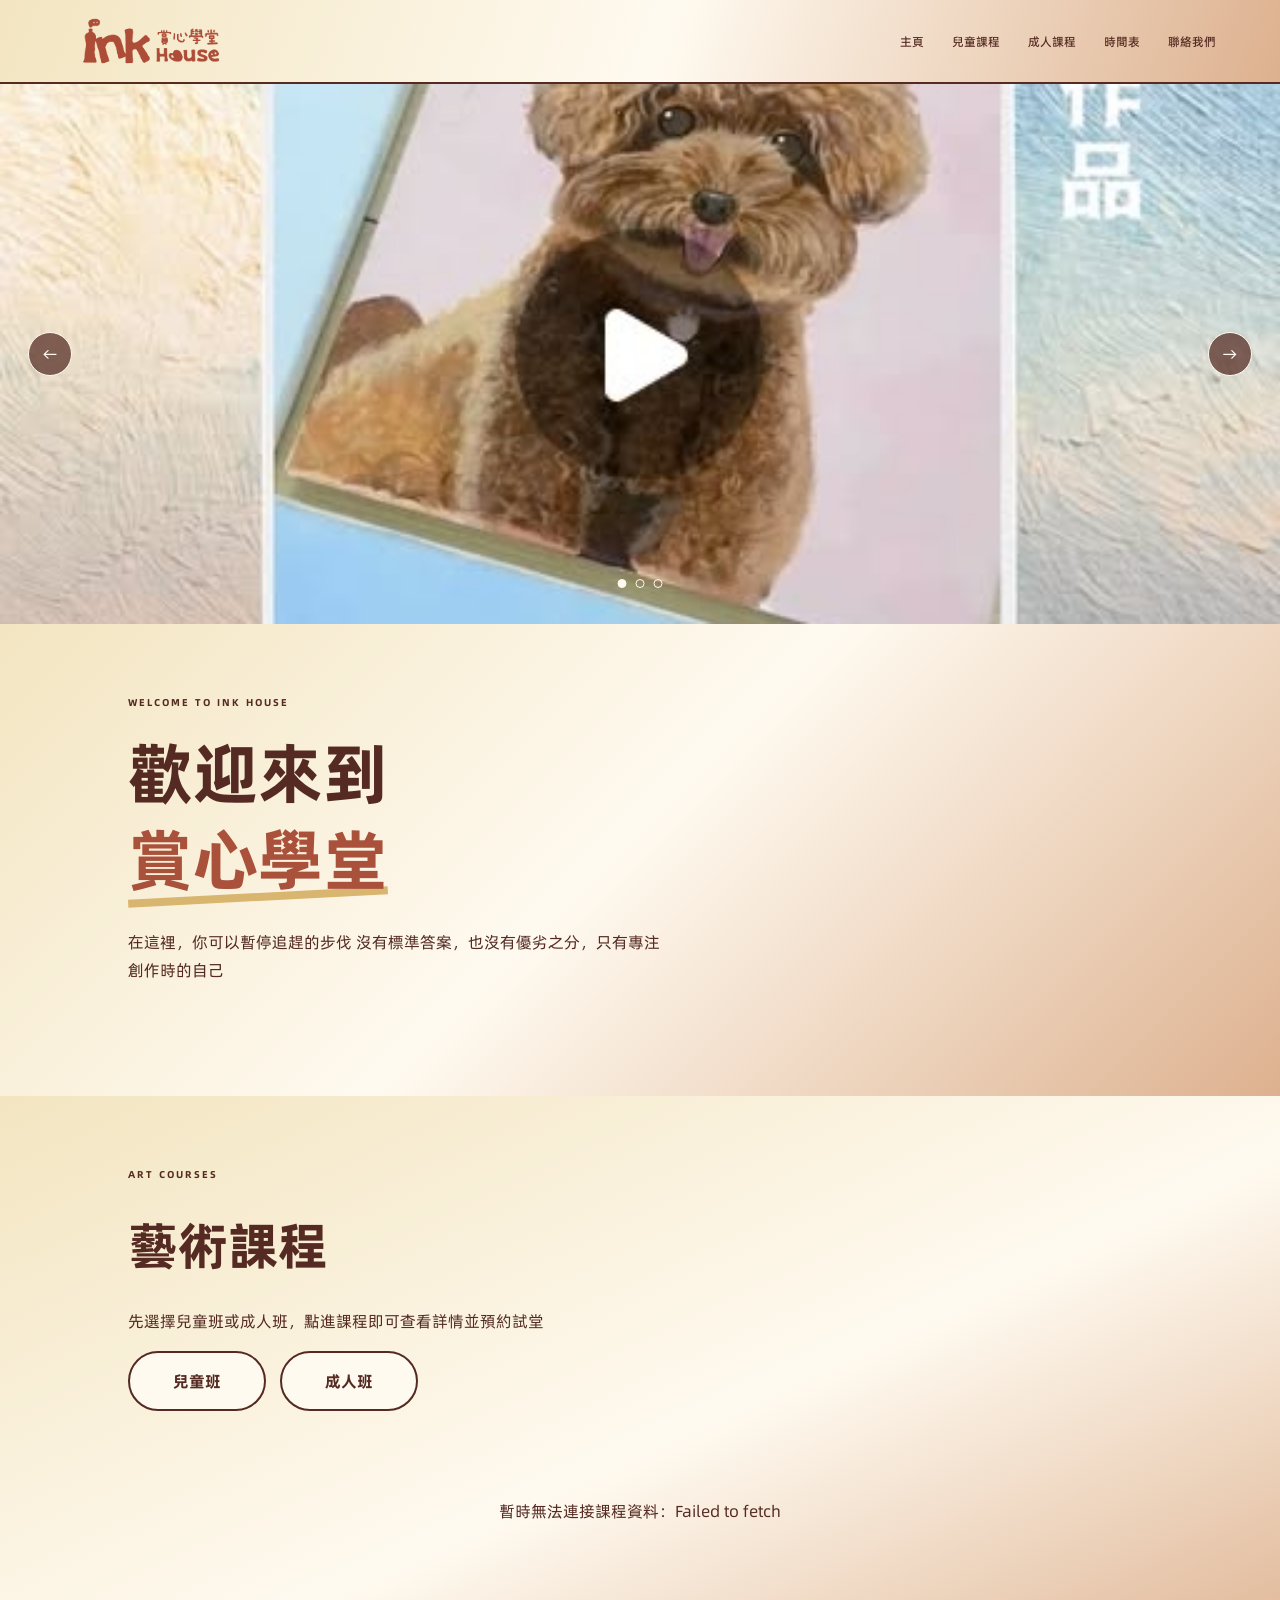
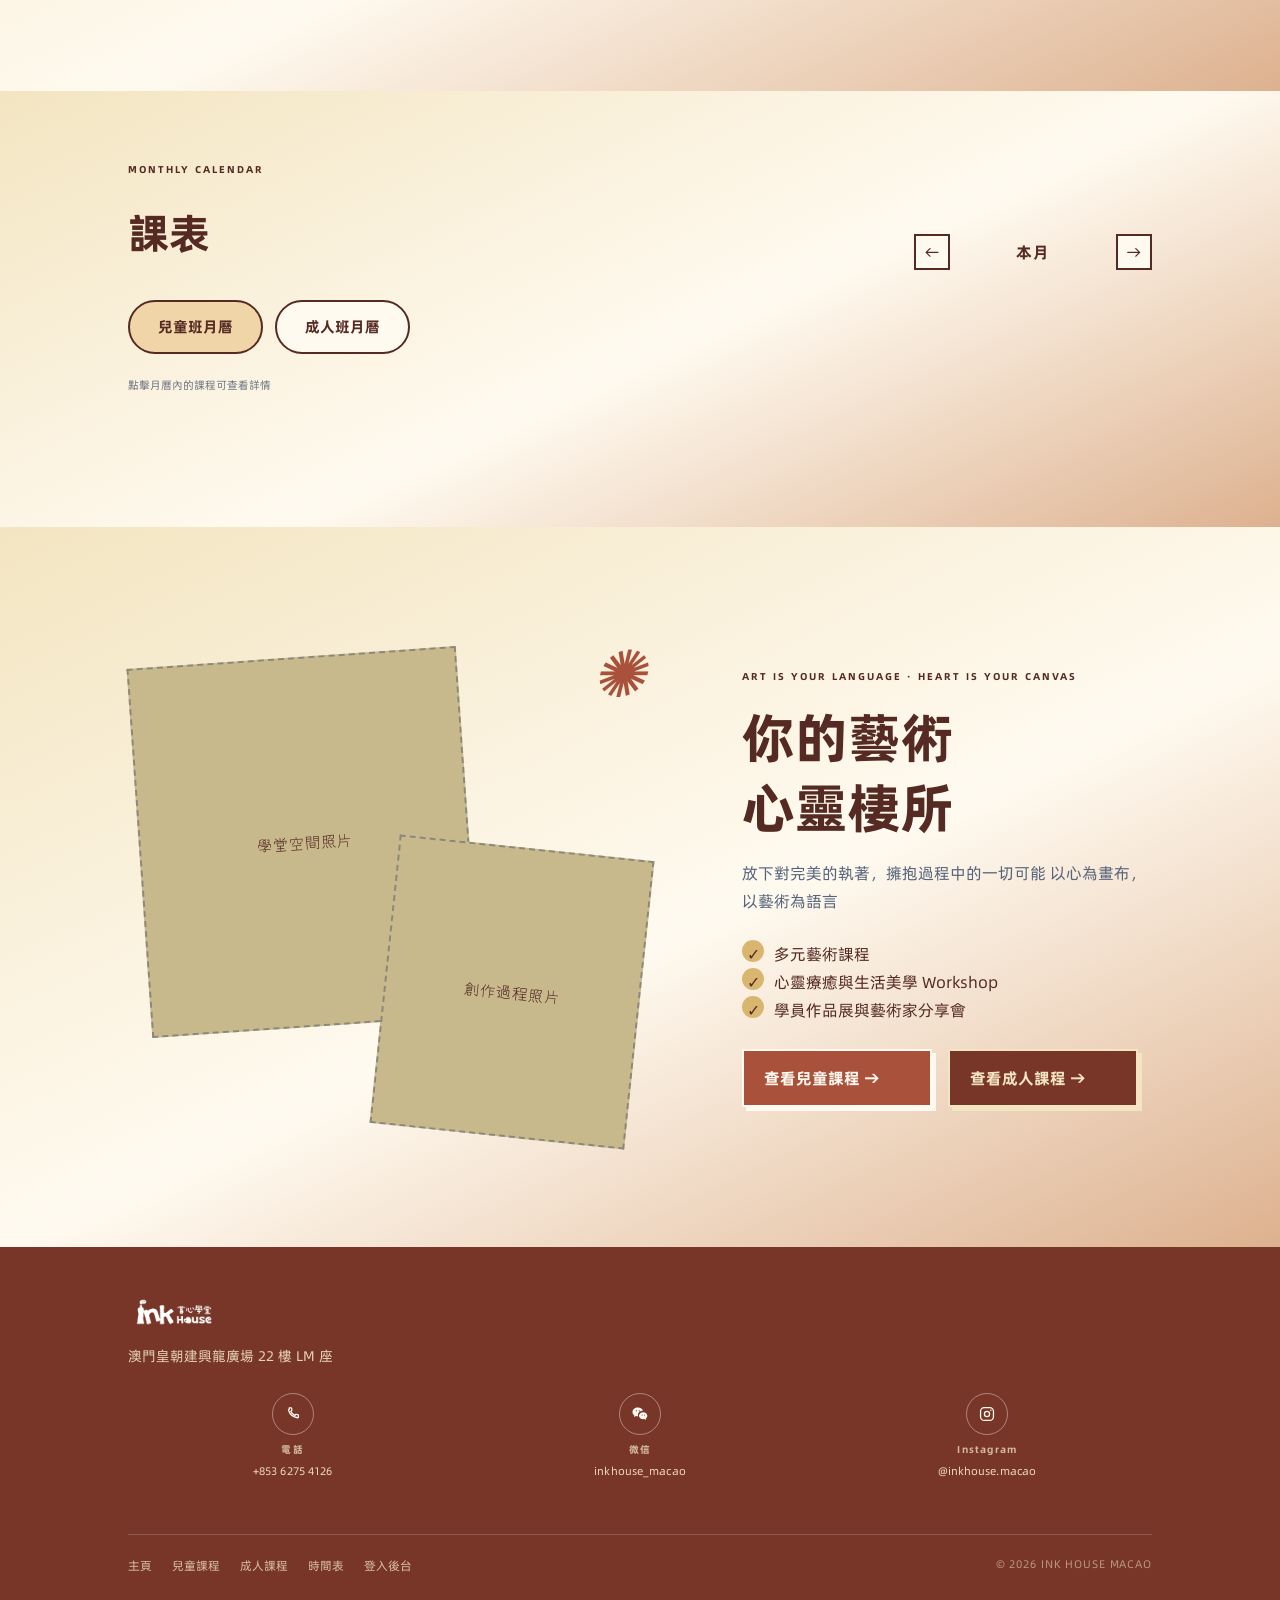
<file: index.html>
<!doctype html>
<html lang="zh-Hant">
<head>
  <meta charset="UTF-8">
  <meta name="viewport" content="width=device-width,initial-scale=1">
  <meta name="description" content="賞心學堂 Ink House｜你的藝術心靈棲所">
  <title>賞心學堂 Ink House</title>
  <link href="https://fonts.googleapis.com/css2?family=Noto+Sans+TC:wght@300;400;500;700;900&family=Yomogi&display=swap" rel="stylesheet">
  <link rel="stylesheet" href="css/styles.css">
  <link rel="stylesheet" href="css/instagram.css">
  <link rel="stylesheet" href="css/pages.css?v=20260919-caljump">
  <link rel="stylesheet" href="css/schedule.css?v=20260919-notice">
</head>
<body>
  <header class="site-header page-header" id="top">
    <a class="brand" href="#home"><b>ink</b><span>house</span><small>賞心學堂</small></a>
    <button class="menu-button" aria-label="開啟選單"><i></i><i></i></button>
    <nav>
      <a href="#home">主頁</a>
      <a href="#courses" data-jump-audience="kids">兒童課程</a>
      <a href="#courses" data-jump-audience="adult">成人課程</a>
      <a href="#schedule">時間表</a>
      <a href="#contact">聯絡我們</a>
    </nav>
  </header>
  <main>
    <section class="hero home-slideshow" id="home" aria-label="賞心學堂相片輪播">
      <div class="hero-slides">
        <div class="hero-slide active"><img src="assets/images/instagram-pet-course.jpg" alt="賞心學堂藝術課程"></div>
        <div class="hero-slide slide-placeholder"><span>學堂空間照片</span><small>HOME SLIDE 02</small></div>
        <div class="hero-slide slide-placeholder"><span>課堂創作照片</span><small>HOME SLIDE 03</small></div>
      </div>
      <div class="hero-shade"></div>
      <div class="hero-copy">
        <p class="kicker">WELCOME TO INK HOUSE</p>
        <h1>歡迎來到<br><em>賞心學堂</em></h1>
        <p>在這裡，你可以暫停追趕的步伐 沒有標準答案，也沒有優劣之分，只有專注創作時的自己</p>
      </div>
      <button class="slide-arrow previous" type="button" aria-label="上一張照片">←</button>
      <button class="slide-arrow next" type="button" aria-label="下一張照片">→</button>
      <div class="slide-dots" aria-label="選擇輪播照片"></div>
    </section>
    <section class="page-content home-courses" id="courses">
      <p class="kicker">ART COURSES</p>
      <h2>藝術課程</h2>
      <p>先選擇兒童班或成人班，點進課程即可查看詳情並預約試堂</p>
      <div class="audience-switch">
        <button data-audience="kids">兒童班</button>
        <button data-audience="adult">成人班</button>
      </div>
      <p id="resultCount"></p>
      <div class="catalog-grid" id="catalogGrid"></div>
    </section>
    <section class="page-content full-schedule" id="schedule">
      <div class="calendar-toolbar">
        <div>
          <p class="kicker">MONTHLY CALENDAR</p>
          <h2>課表</h2>
        </div>
        <div class="month-switch">
          <button id="prevWeek" aria-label="上個月">←</button>
          <strong id="calendarMonth">本月</strong>
          <button id="nextWeek" aria-label="下個月">→</button>
        </div>
      </div>
      <div class="audience-switch calendar-audience">
        <button class="active" data-calendar-audience="kids">兒童班月曆</button>
        <button data-calendar-audience="adult">成人班月曆</button>
      </div>
      <p class="demo-notice">點擊月曆內的課程可查看詳情</p>
      <div id="scheduleList" class="single-calendar"></div>
      <p class="empty-state" id="emptySchedule" hidden>這個月份暫時沒有課堂安排</p>
    </section>
    <section class="about section" id="about">
      <div class="about-pics blank-stack">
        <div class="blank-photo large"><span>學堂空間照片</span></div>
        <div class="blank-photo small"><span>創作過程照片</span></div>
        <i>✺</i>
      </div>
      <div class="about-copy">
        <p class="kicker">ART IS YOUR LANGUAGE · HEART IS YOUR CANVAS</p>
        <h2>你的藝術<br>心靈棲所</h2>
        <p>放下對完美的執著，擁抱過程中的一切可能 以心為畫布，以藝術為語言</p>
        <ul>
          <li>多元藝術課程</li>
          <li>心靈療癒與生活美學 Workshop</li>
          <li>學員作品展與藝術家分享會</li>
        </ul>
        <div class="course-query-actions">
          <a class="button coral" href="#courses" data-jump-audience="kids">查看兒童課程 →</a>
          <a class="button dark" href="#courses" data-jump-audience="adult">查看成人課程 →</a>
        </div>
      </div>
    </section>
  </main>
  <script src="js/data.js?v=20260920-trial"></script>
  <script src="js/site.js?v=20260925-noteacher"></script>
</body>
</html>
</file>
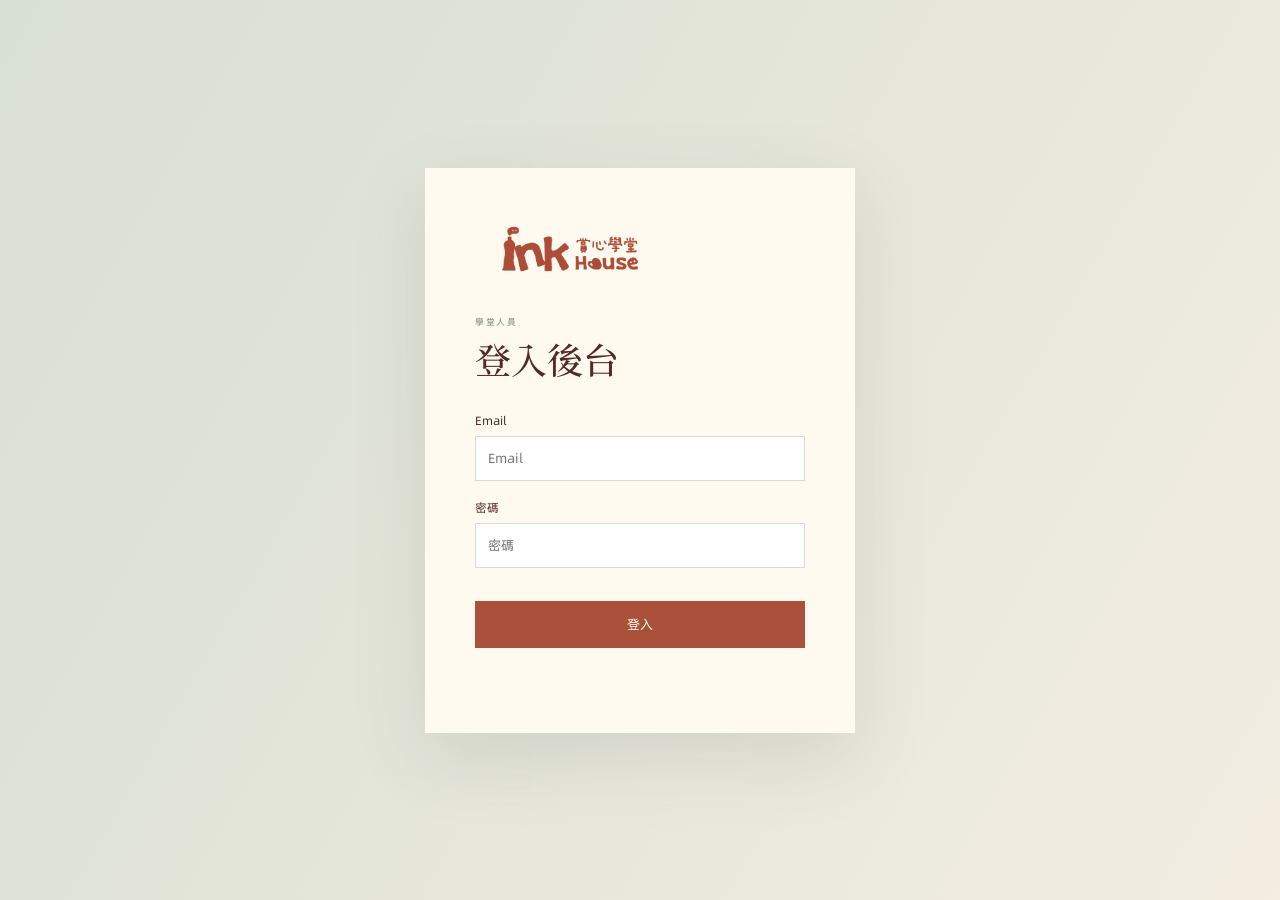
<file: admin.html>
<!doctype html><html lang="zh-Hant"><head><meta charset="UTF-8"><meta name="viewport" content="width=device-width,initial-scale=1"><title>INK HOUSE｜管理後台</title><link href="https://fonts.googleapis.com/css2?family=Noto+Sans+TC:wght@300;400;500;600&family=Noto+Serif+TC:wght@500;600&display=swap" rel="stylesheet"><link rel="stylesheet" href="css/admin.css?v=20260920-homecrop"><style>[hidden]{display:none!important}.login-error{color:#a34f49;text-align:center;font-size:12px}</style></head><body>
<main class="login-screen" id="loginScreen"><form id="loginForm" class="login-card"><a href="index.html" class="brand"><span>INK</span> HOUSE</a><p>學堂人員</p><h1>登入後台</h1><label>Email<input name="email" type="email" required placeholder="Email"></label><label>密碼<input name="password" type="password" required placeholder="密碼"></label><button type="submit">登入</button><p class="login-error" id="loginError"></p></form></main>
<div class="dashboard" id="dashboard" hidden><aside><a href="index.html" class="brand"><span>INK</span> HOUSE</a><nav><button class="active" data-view="overview">⌂　總覽</button><button data-view="courses">◫　課程管理</button><button data-view="photos">▣　主頁照片</button><button data-view="signups">♙　報名名單</button></nav><button class="logout" id="logout">↪　登出</button></aside><main><header><div><p>ART STUDIO</p><h1 id="viewTitle">營運總覽</h1></div><a href="index.html" target="_blank">查看網站 ↗</a></header><section id="content"></section></main></div>
<dialog id="modal"><form id="editorForm"><header><h2 id="modalTitle">新增資料</h2><button type="button" data-close-modal aria-label="關閉">×</button></header><div id="formFields"></div><div class="modal-actions"><button type="button" data-close-modal>取消</button><button type="submit" value="save">儲存變更</button></div></form></dialog>
<dialog id="cropDialog">
  <div class="crop-ui">
    <p class="crop-hint">拖動移動畫面，雙指或滾輪縮放</p>
    <div class="crop-frame" id="cropFrame"><img id="cropImage" alt=""></div>
    <div class="crop-actions">
      <button type="button" id="cropCancel">取消</button>
      <button type="button" id="cropOk">完成</button>
    </div>
  </div>
</dialog><script src="js/data.js?v=20260920-crop"></script><script src="js/admin.js?v=20260920-homecrop"></script></body></html>
</file>
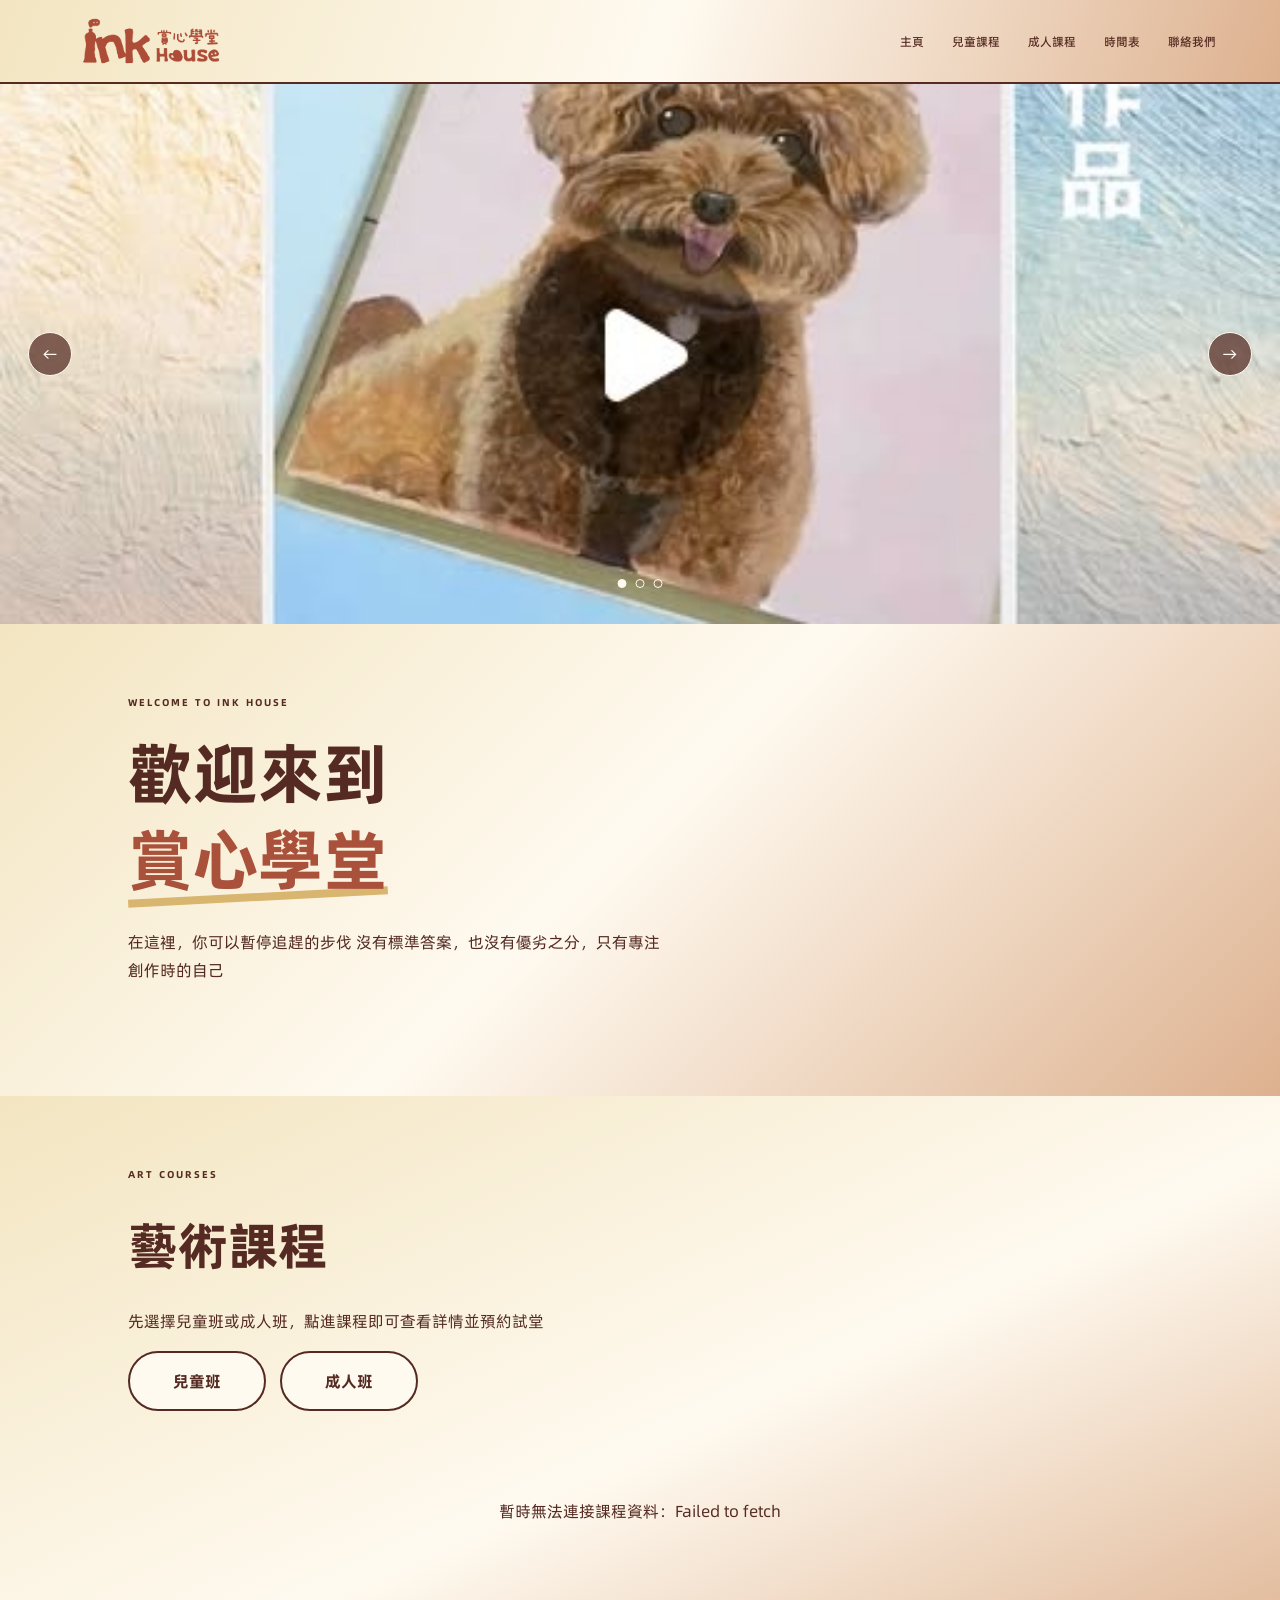
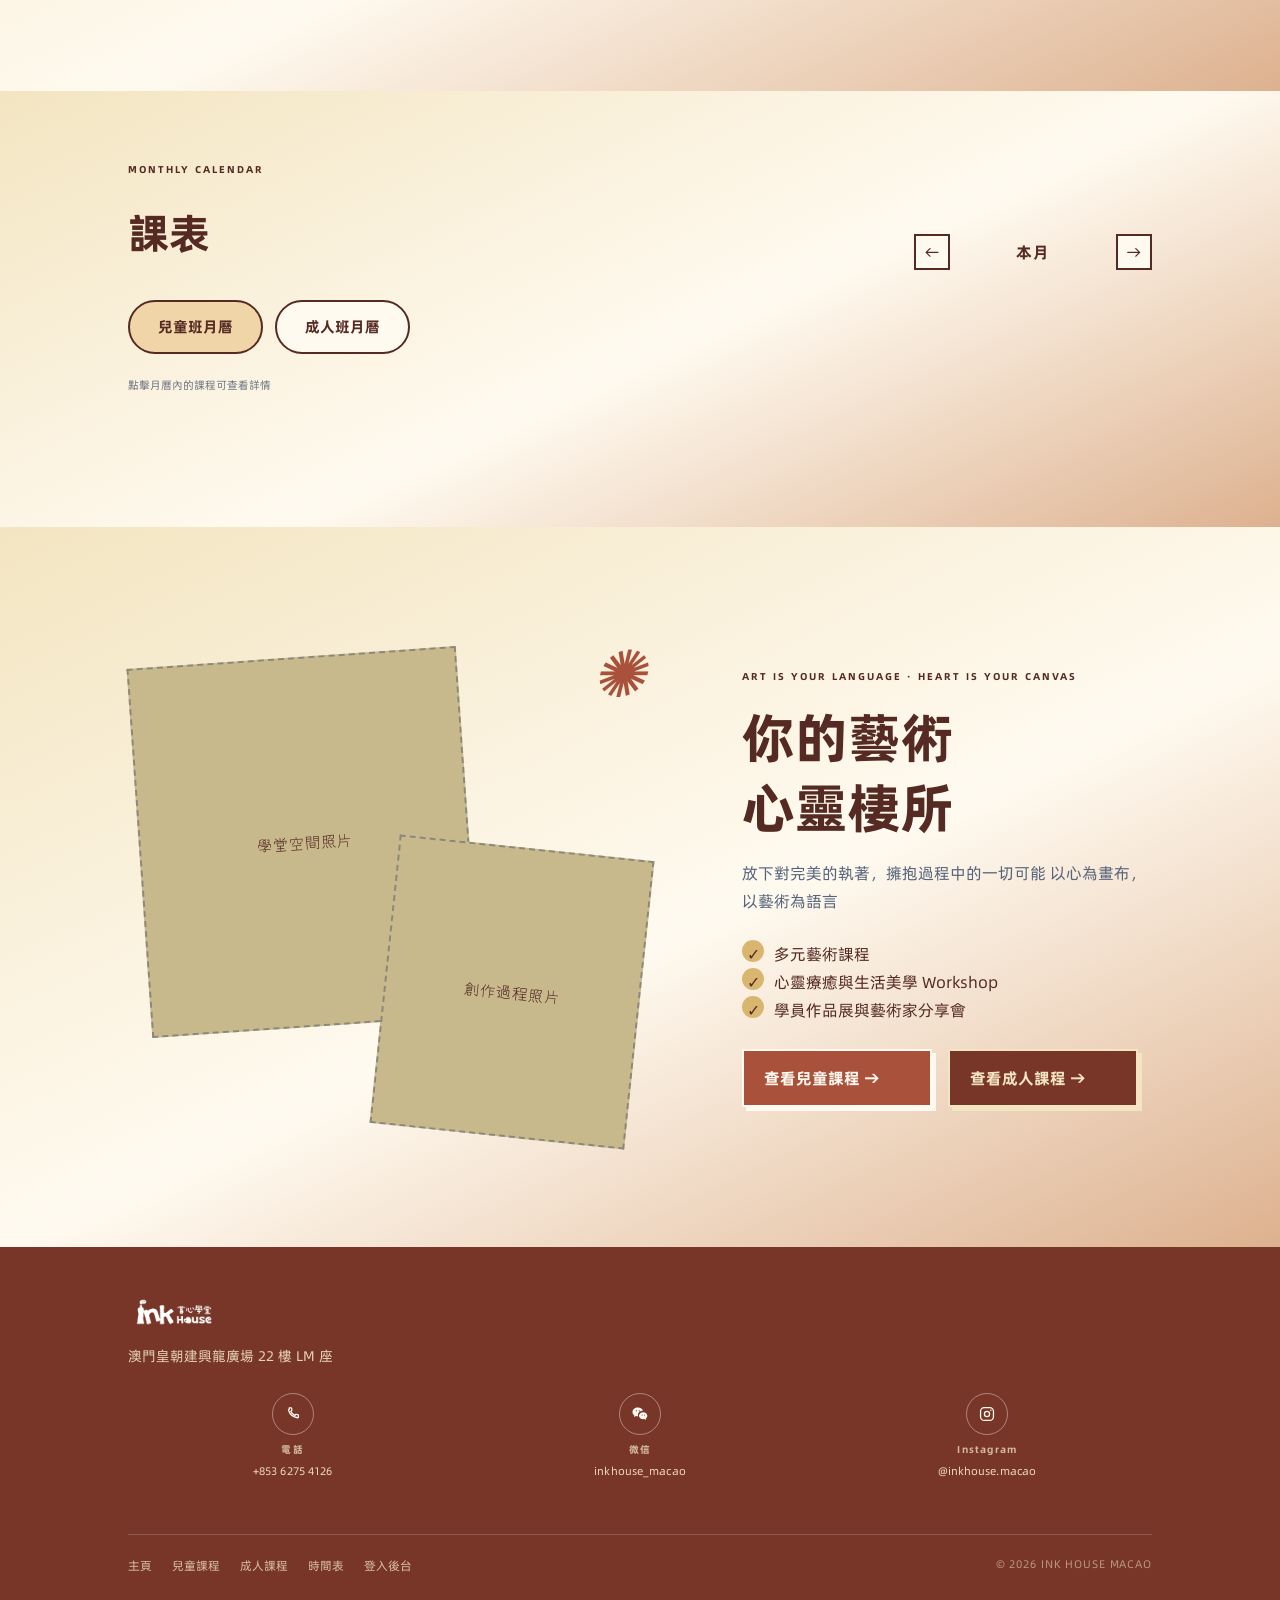
<file: contact.html>
<!doctype html>
<html lang="zh-Hant">
<head>
  <meta charset="UTF-8">
  <meta http-equiv="refresh" content="0;url=index.html#contact">
  <title>聯絡我們｜賞心學堂</title>
  <script>location.replace('index.html#contact');</script>
</head>
<body><p><a href="index.html#contact">前往聯絡我們</a></p></body>
</html>
</file>
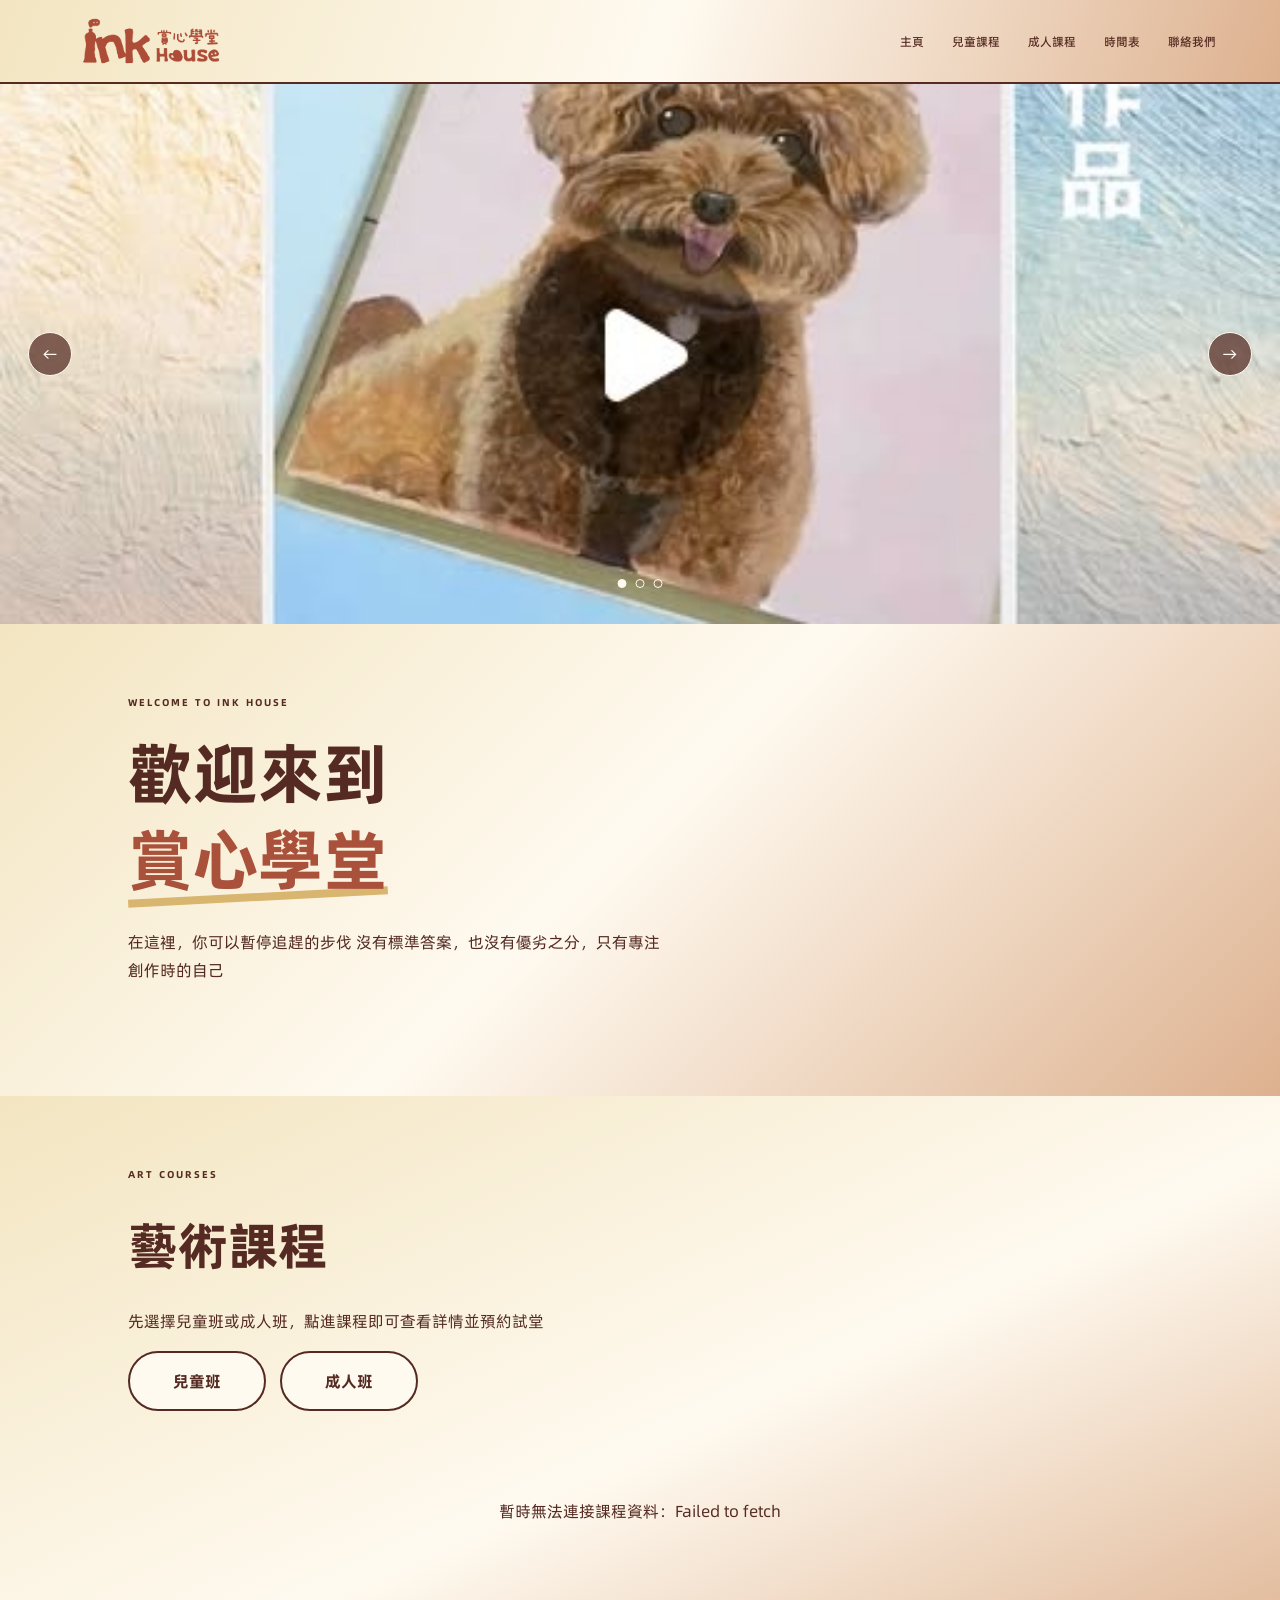
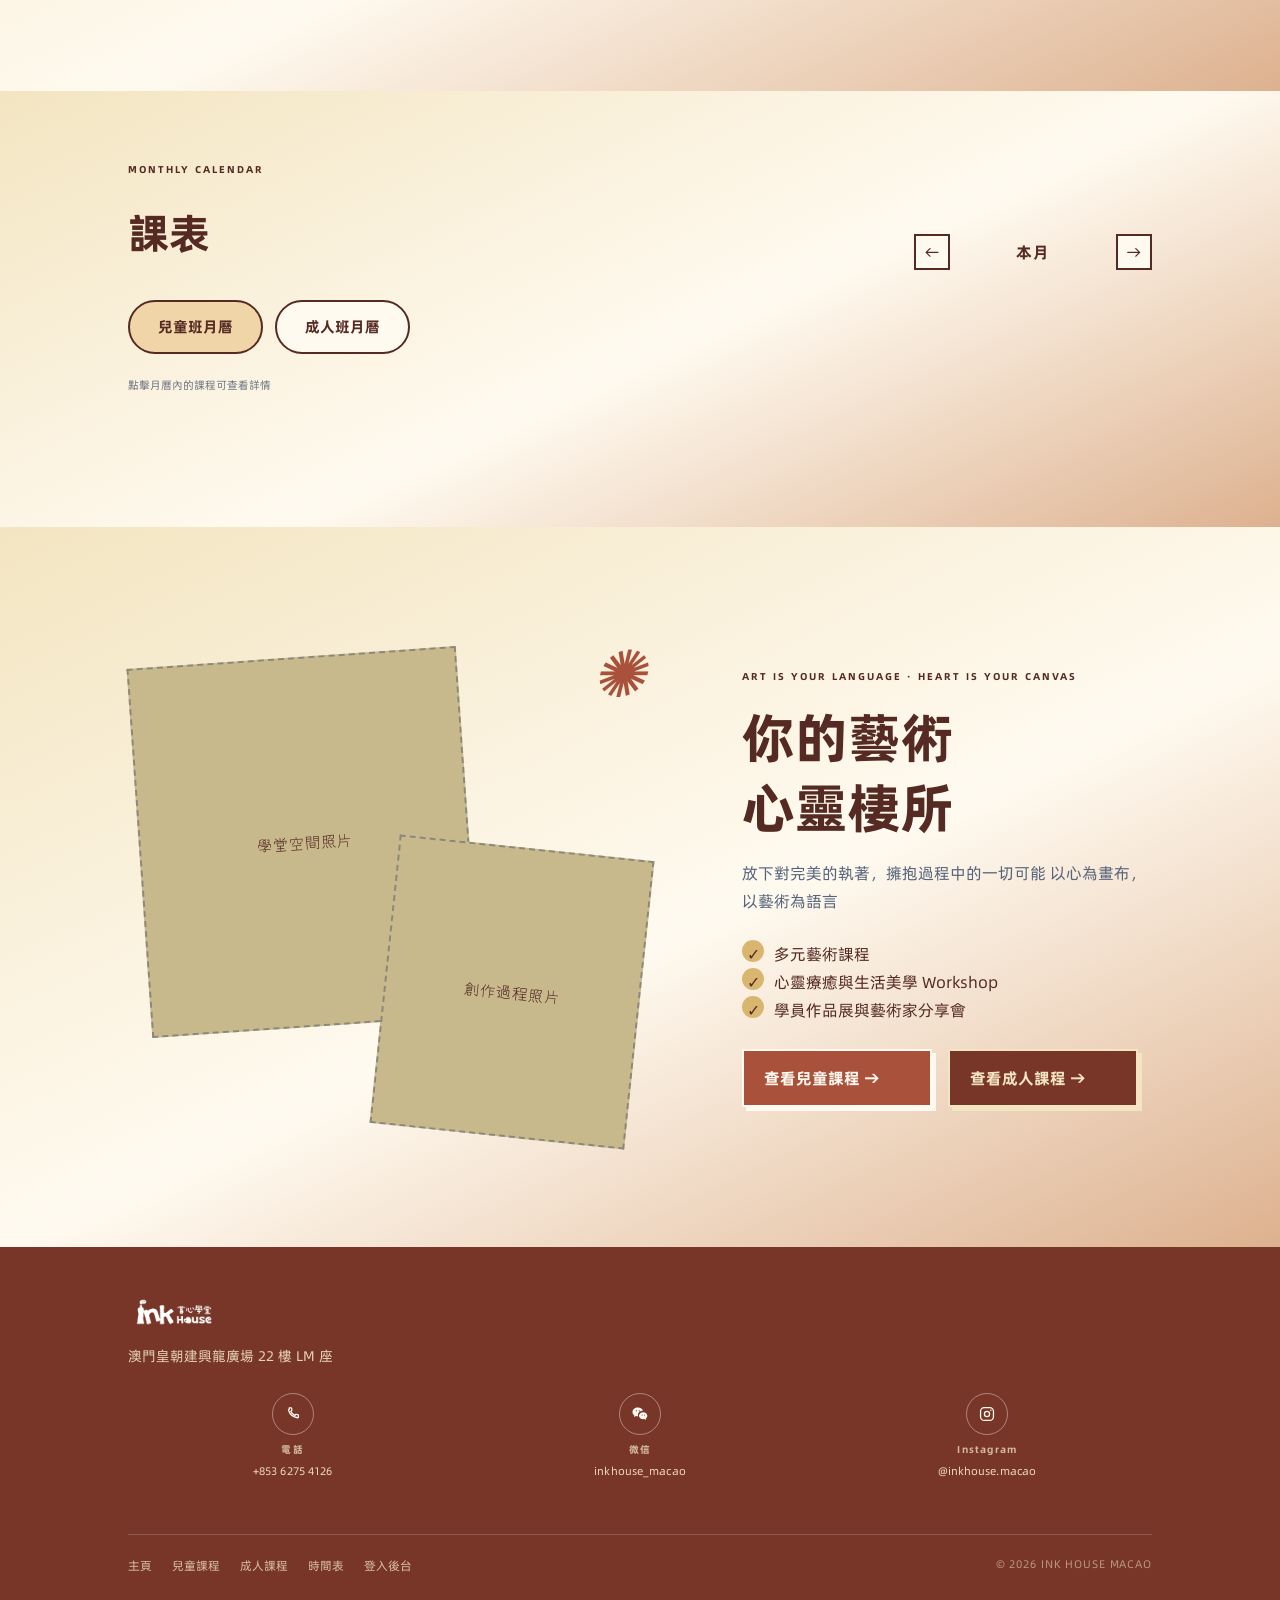
<file: courses.html>
<!doctype html>
<html lang="zh-Hant">
<head>
  <meta charset="UTF-8">
  <meta http-equiv="refresh" content="0;url=index.html#courses">
  <title>藝術課程｜賞心學堂</title>
  <script>location.replace('index.html' + (location.search || '') + '#courses');</script>
</head>
<body><p><a href="index.html#courses">前往課程</a></p></body>
</html>
</file>
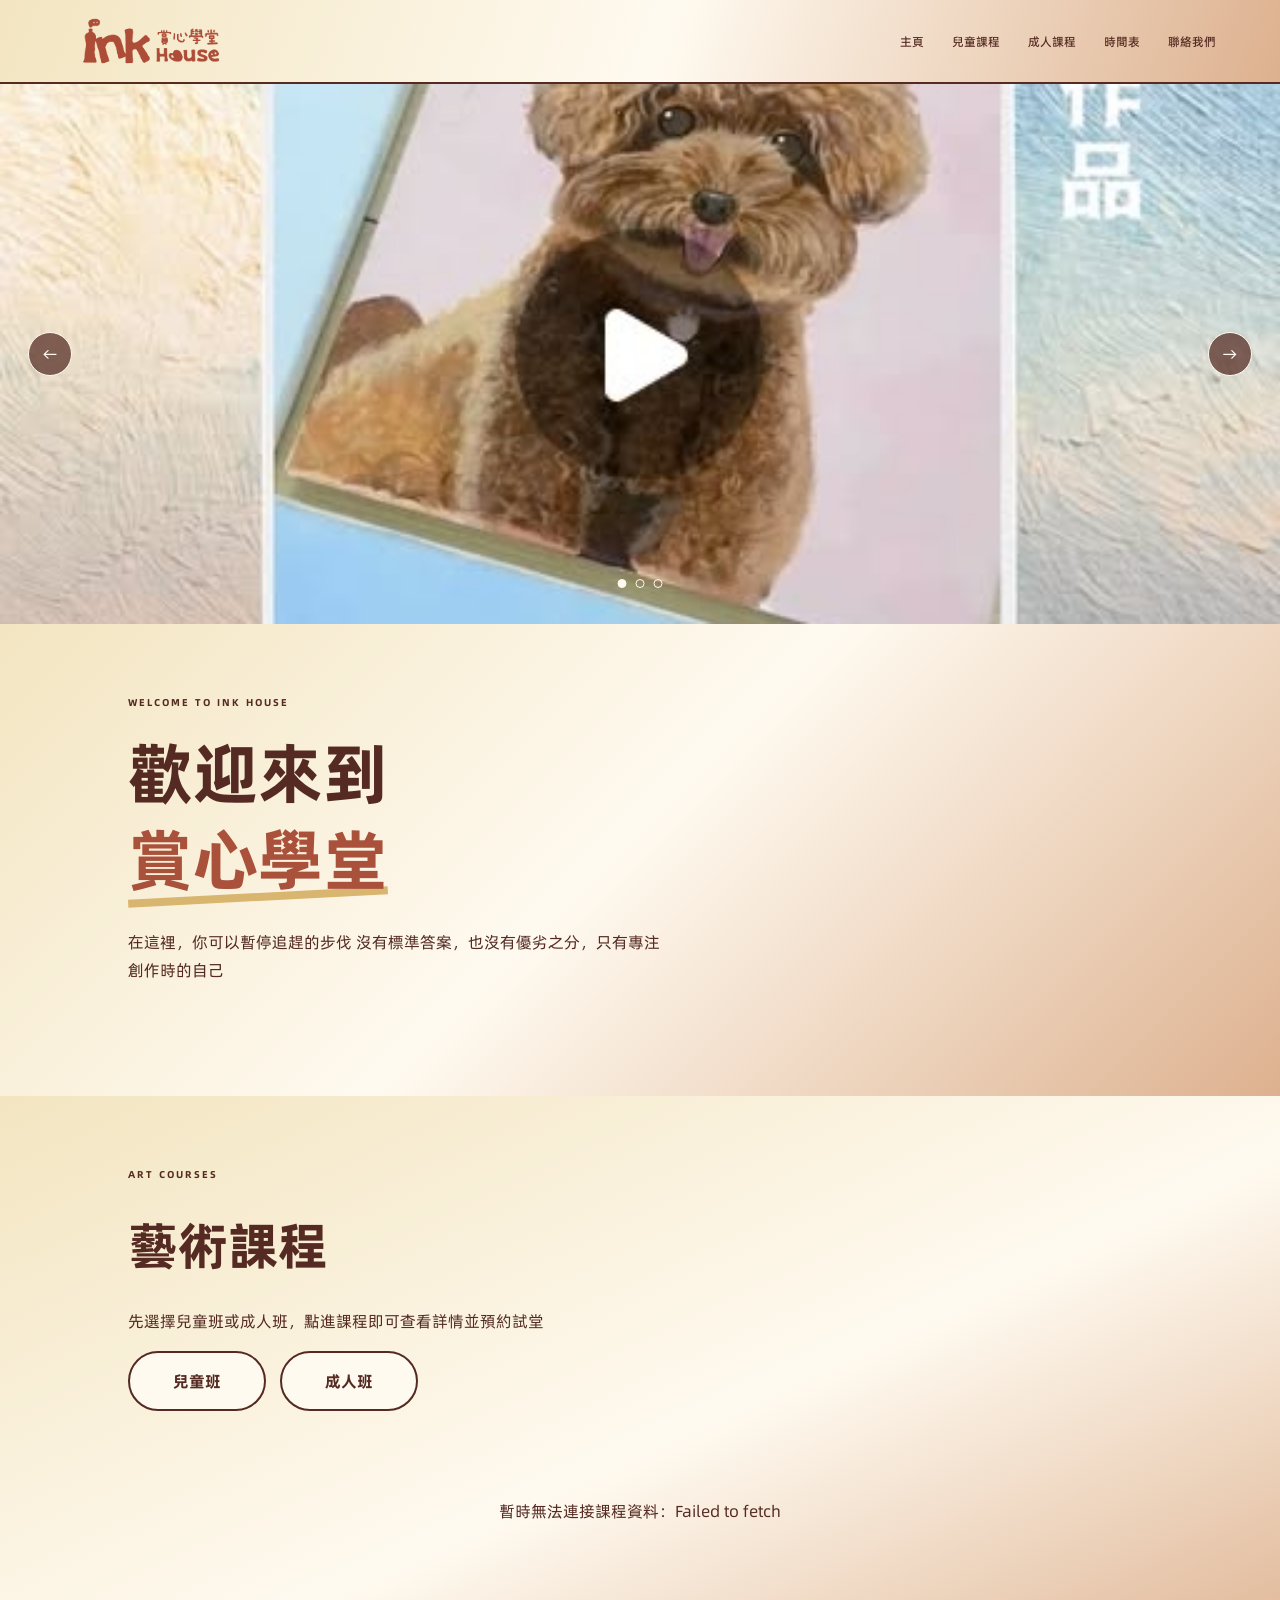
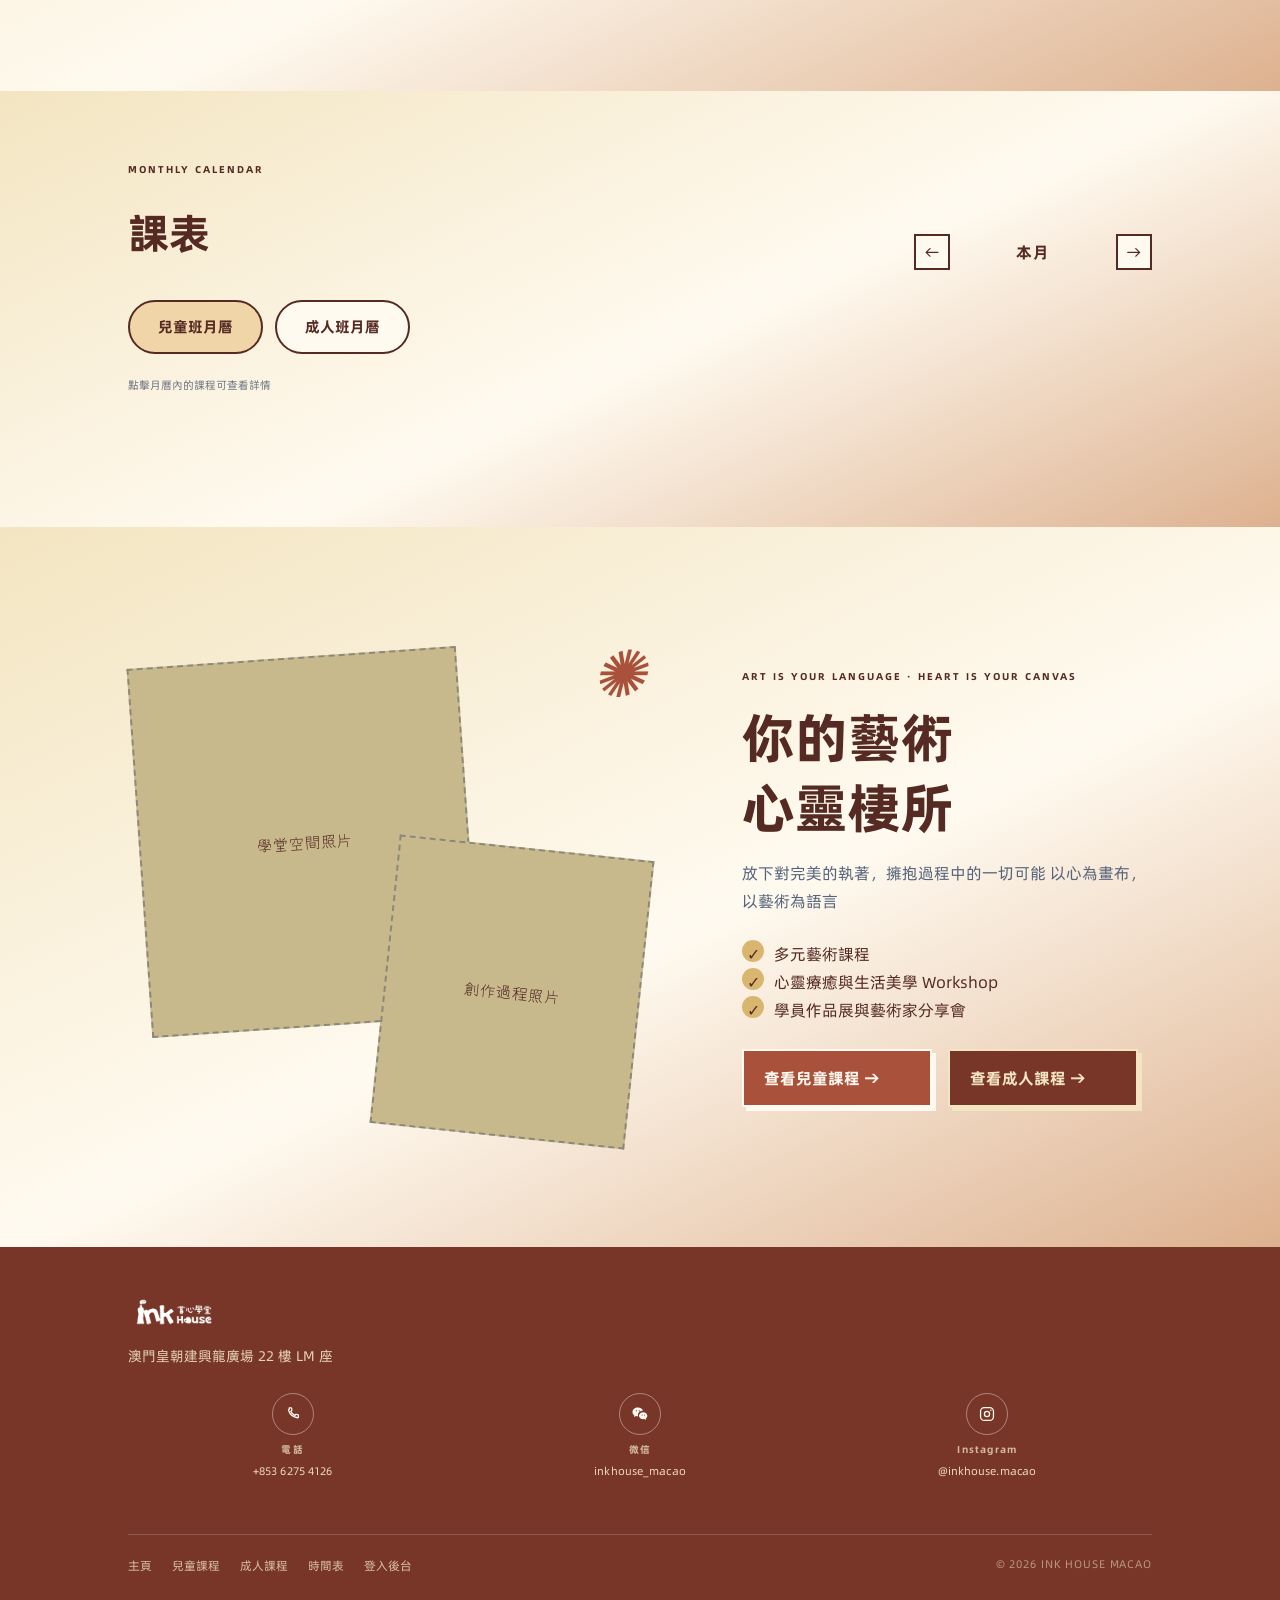
<file: schedule.html>
<!doctype html>
<html lang="zh-Hant">
<head>
  <meta charset="UTF-8">
  <meta http-equiv="refresh" content="0;url=index.html#schedule">
  <title>課程時間表｜賞心學堂</title>
  <script>location.replace('index.html#schedule');</script>
</head>
<body><p><a href="index.html#schedule">前往時間表</a></p></body>
</html>
</file>
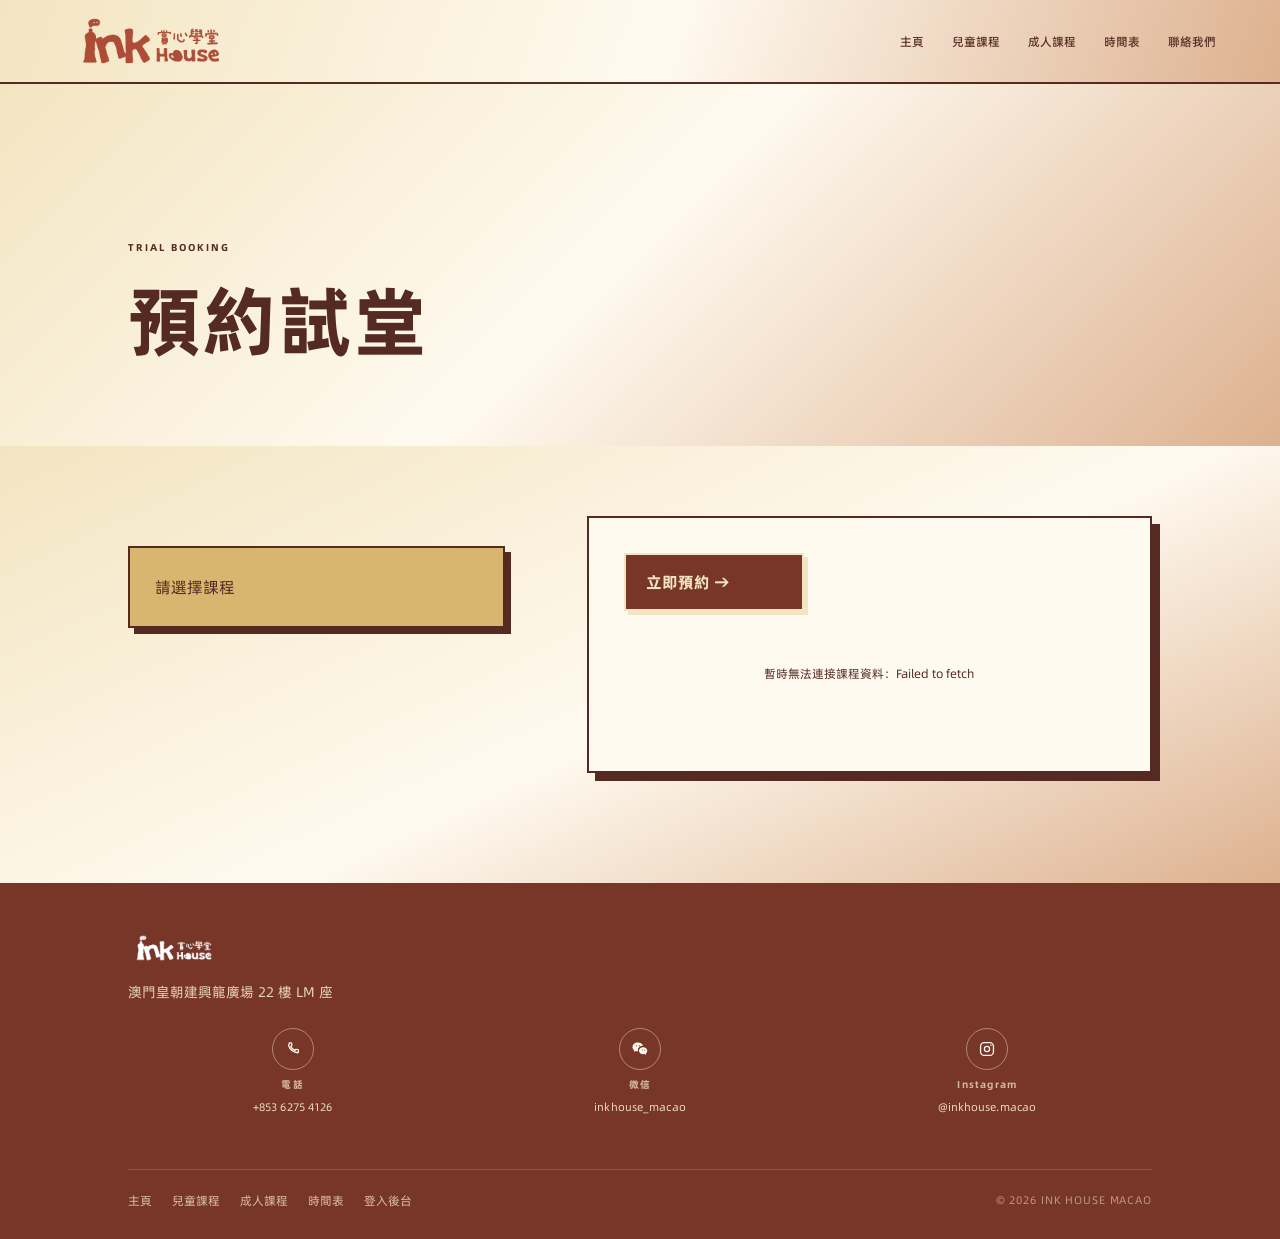
<file: signup.html>
<!doctype html>
<html lang="zh-Hant">
<head>
  <meta charset="UTF-8">
  <meta name="viewport" content="width=device-width,initial-scale=1">
  <title>預約試堂｜賞心學堂</title>
  <link rel="stylesheet" href="css/styles.css">
  <link rel="stylesheet" href="css/pages.css?v=20260925-selectfit">
</head>
<body>
  <header class="site-header page-header">
    <a class="brand" href="index.html"><b>ink</b><span>house</span><small>賞心學堂</small></a>
    <button class="menu-button" aria-label="開啟選單"><i></i><i></i></button>
    <nav>
      <a href="index.html#home">主頁</a>
      <a href="index.html?audience=kids#courses">兒童課程</a>
      <a href="index.html?audience=adult#courses">成人課程</a>
      <a href="index.html#schedule">時間表</a>
      <a href="index.html#contact">聯絡我們</a>
    </nav>
  </header>
  <main>
    <section class="page-hero">
      <p class="kicker" id="signupKicker">TRIAL BOOKING</p>
      <h1 id="signupTitle">預約試堂</h1>
    </section>
    <section class="page-content registration-layout">
      <div id="signupIntro">
        <div class="selected-course" id="selectedCourse">請選擇課程</div>
      </div>
      <form class="registration-form" id="registrationForm">
        <input type="hidden" name="audience" id="signupMode" value="">
        <div id="kidsFields" hidden>
          <label>學生姓名<input name="name" autocomplete="name"></label>
          <label>年齡<input name="age" inputmode="numeric" placeholder="例如：8"></label>
          <label>報名課程
            <select name="courseId" id="kidsCourse"></select>
          </label>
          <label>選擇時間
            <select name="selectedTime" id="kidsTime"></select>
          </label>
          <label>如無合適時間，請寫下合適的時間點
            <textarea name="preferredTime" rows="1" placeholder="例如：星期六下午、平日晚上"></textarea>
          </label>
          <fieldset class="notice-field draw-question">
            <legend>有沒有接觸過畫畫？</legend>
            <label class="consent"><input type="radio" name="drawingExperience" value="有接觸過"><span>有</span></label>
            <label class="consent"><input type="radio" name="drawingExperience" value="未接觸過"><span>沒有</span></label>
          </fieldset>
          <label>電話<input name="phone" inputmode="tel"></label>
          <label>微信（請填寫正確微信，我們會用微信聯繫）
            <input name="wechat" autocomplete="off">
          </label>
          <p class="fee-line" id="kidsFee"></p>
        </div>
        <div id="adultFields" hidden>
          <label>姓名<input name="adultName" autocomplete="name"></label>
          <label>電話<input name="adultPhone" inputmode="tel"></label>
          <label>微信
            <input name="adultWechat" autocomplete="off">
            <small class="field-hint">請務必填寫正確的微信帳號，否則無法聯絡確認</small>
          </label>
          <label>選擇課堂
            <select name="adultCourseId" id="adultCourse"></select>
          </label>
          <label>如無合適時間，請寫下合適的時間點
            <textarea name="adultPreferredTime" rows="1" placeholder="例如：星期六下午、平日晚上"></textarea>
          </label>
          <p class="fee-line" id="adultFee"></p>
          <fieldset class="notice-field">
            <legend>報讀須知</legend>
            <ol>
              <li>請先繳交材料費作為留位費；若成功開班，我們會再通知</li>
              <li>課程費用一經確認繳交，恕不接受退課、退款</li>
              <li>學員個人因素缺席，不設退款、補課、調課；或會影響後續課程進展</li>
              <li>使用持續進修資助者，出席率需達70%，否則將扣留保證金，病假等不設例外</li>
              <li>若課程因人數不足或中心因素無法開課，可調整時段或全額退款</li>
              <li>本課程僅開放年滿16歲人士報讀</li>
            </ol>
            <label class="consent"><input type="checkbox" name="adultNotice"><span>我已閱讀並同意以上報讀須知</span></label>
          </fieldset>
        </div>
        <button class="button dark" type="submit" id="signupSubmit">立即預約 →</button>
        <p id="formStatus" role="status"></p>
      </form>
      <section class="registration-success" id="registrationSuccess" hidden>
        <p class="kicker" id="successKicker">BOOKING RECEIVED</p>
        <h2 id="successTitle">預約成功！</h2>
        <div id="paymentDetails"></div>
        <p id="successLead">我們有專人聯繫你，或者你亦可加下方微信，並把付款截圖發給我們</p>
        <div class="wechat-qr-wrap">
          <img src="assets/images/wechat_qrcode.jpg" alt="賞心學堂中心微信 QR Code" id="wechatQr">
          <div class="qr-placeholder" id="qrPlaceholder">中心微信 QR Code</div>
        </div>
        <strong>微信：inkhouse_macao</strong>
        <a class="button coral" href="index.html#courses">返回課程 →</a>
      </section>
    </section>
  </main>
  <script src="js/data.js?v=20260920-trial"></script>
  <script src="js/site.js?v=20260925-draw"></script>
</body>
</html>
</file>
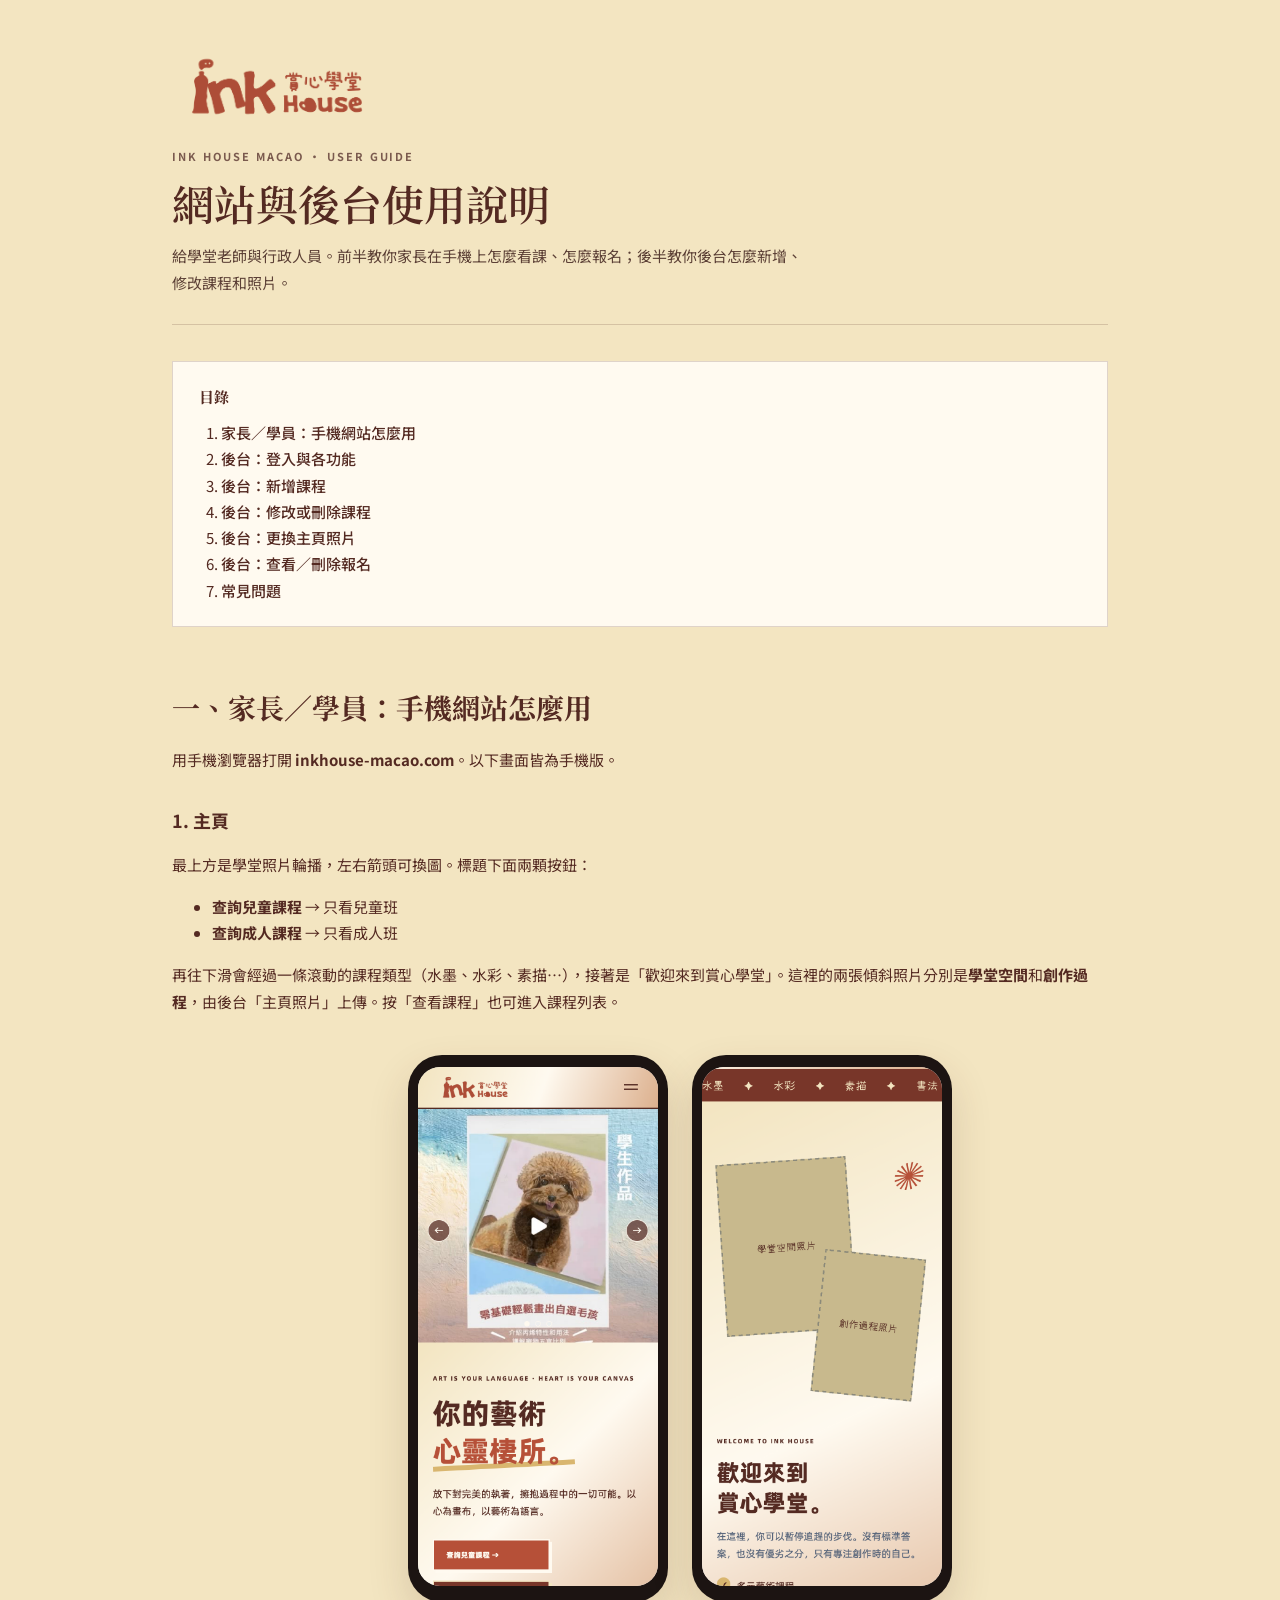
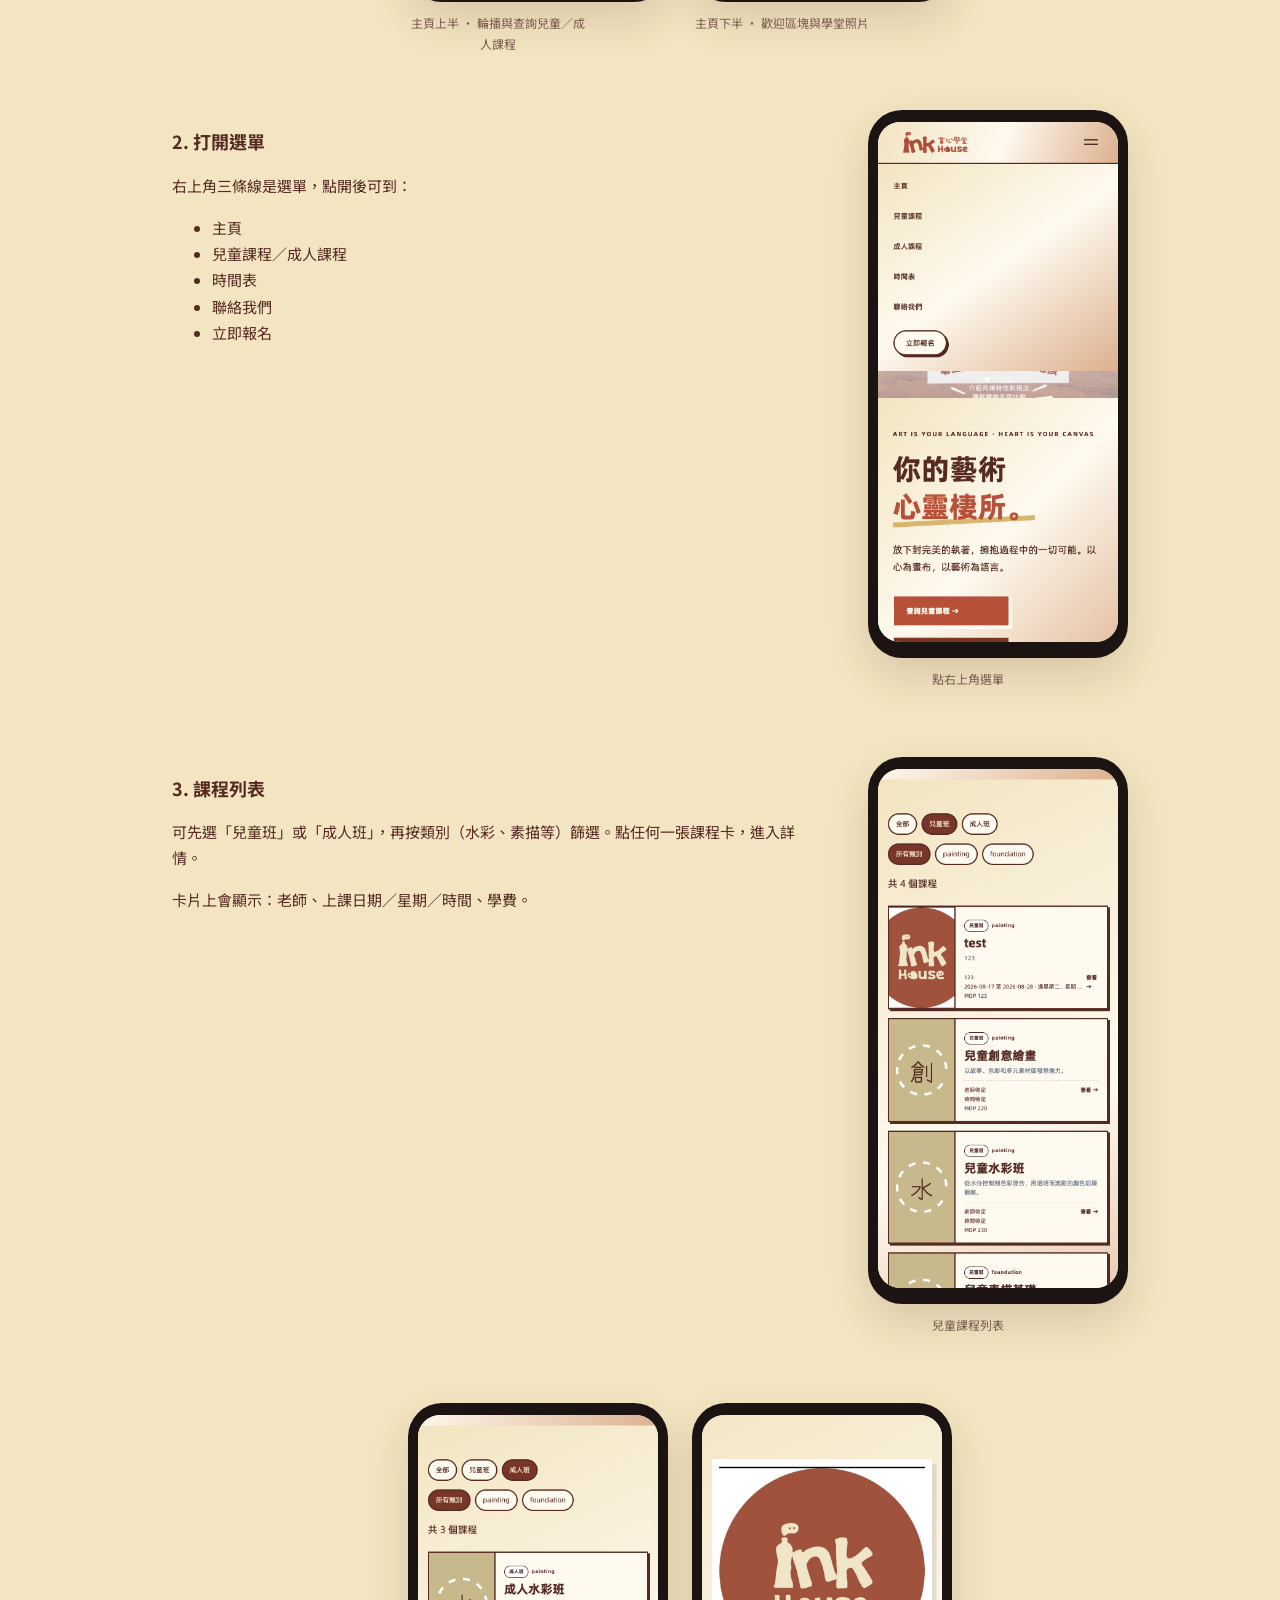
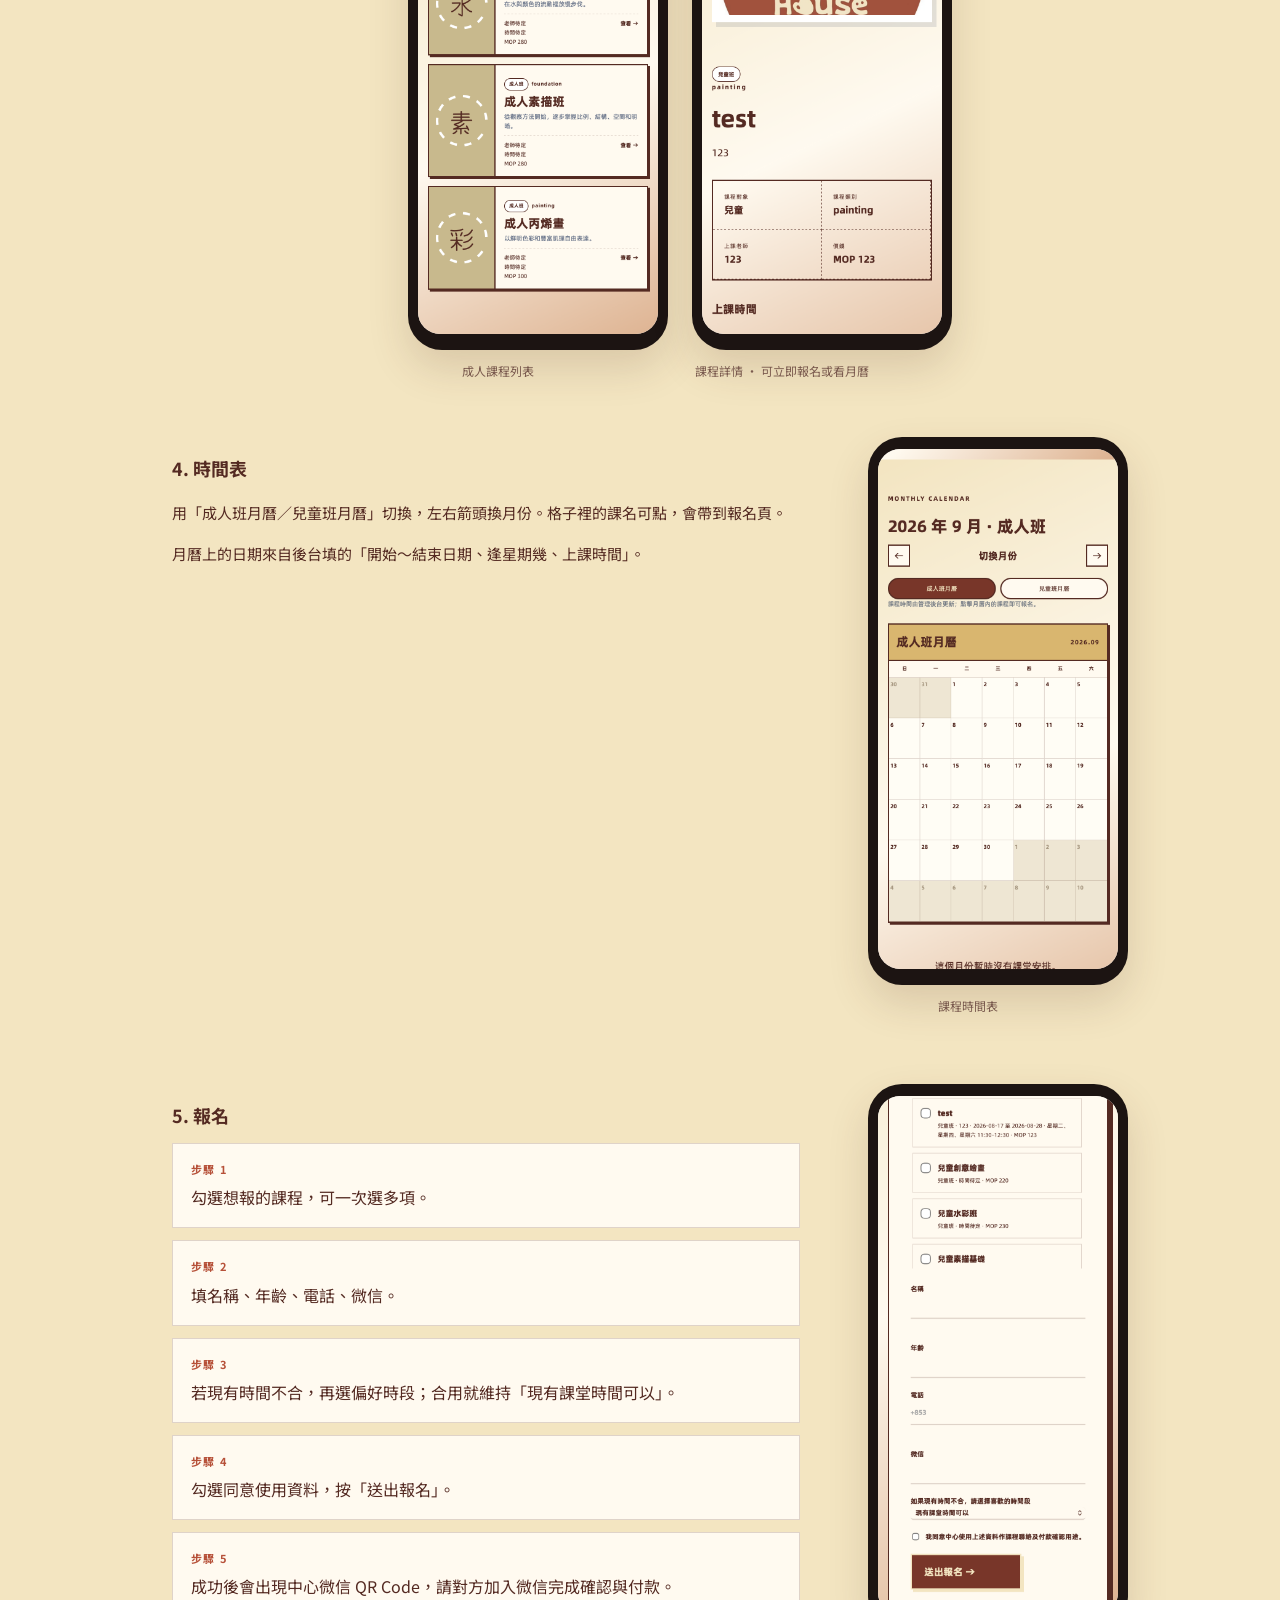
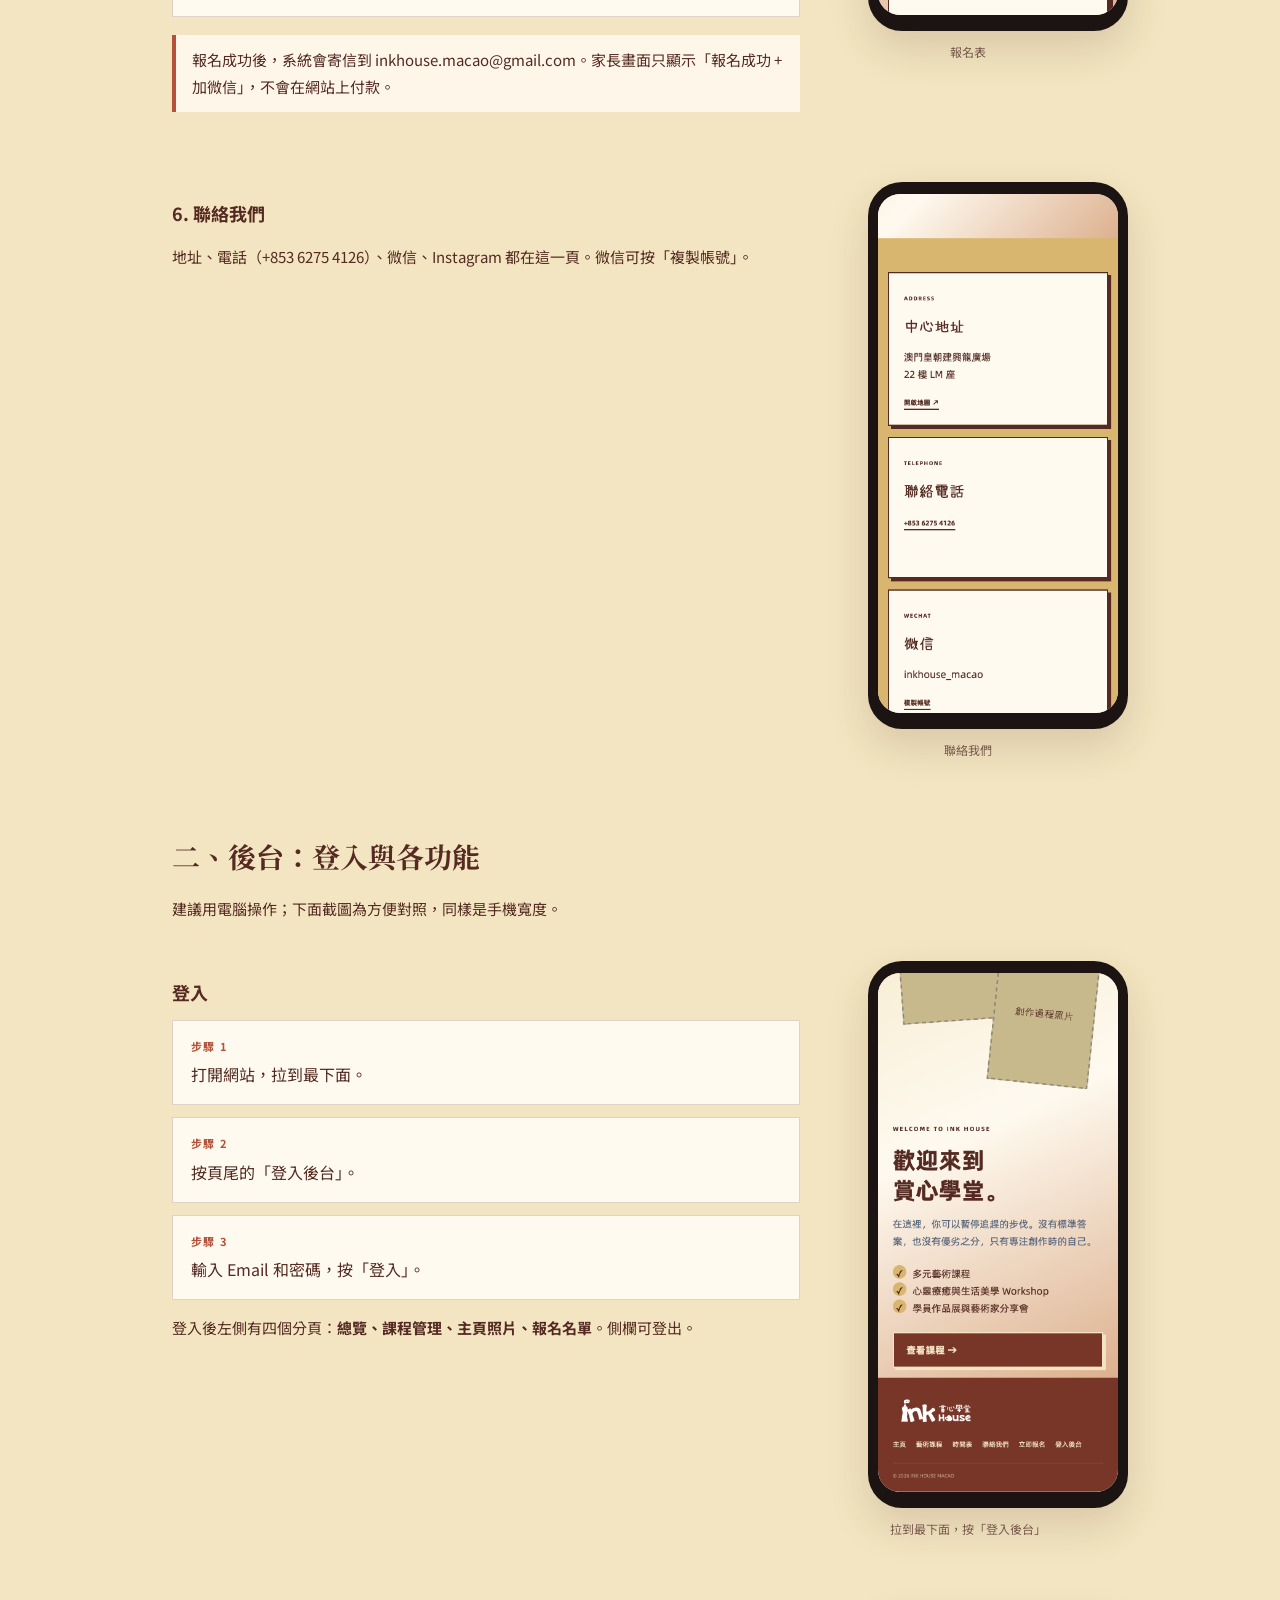
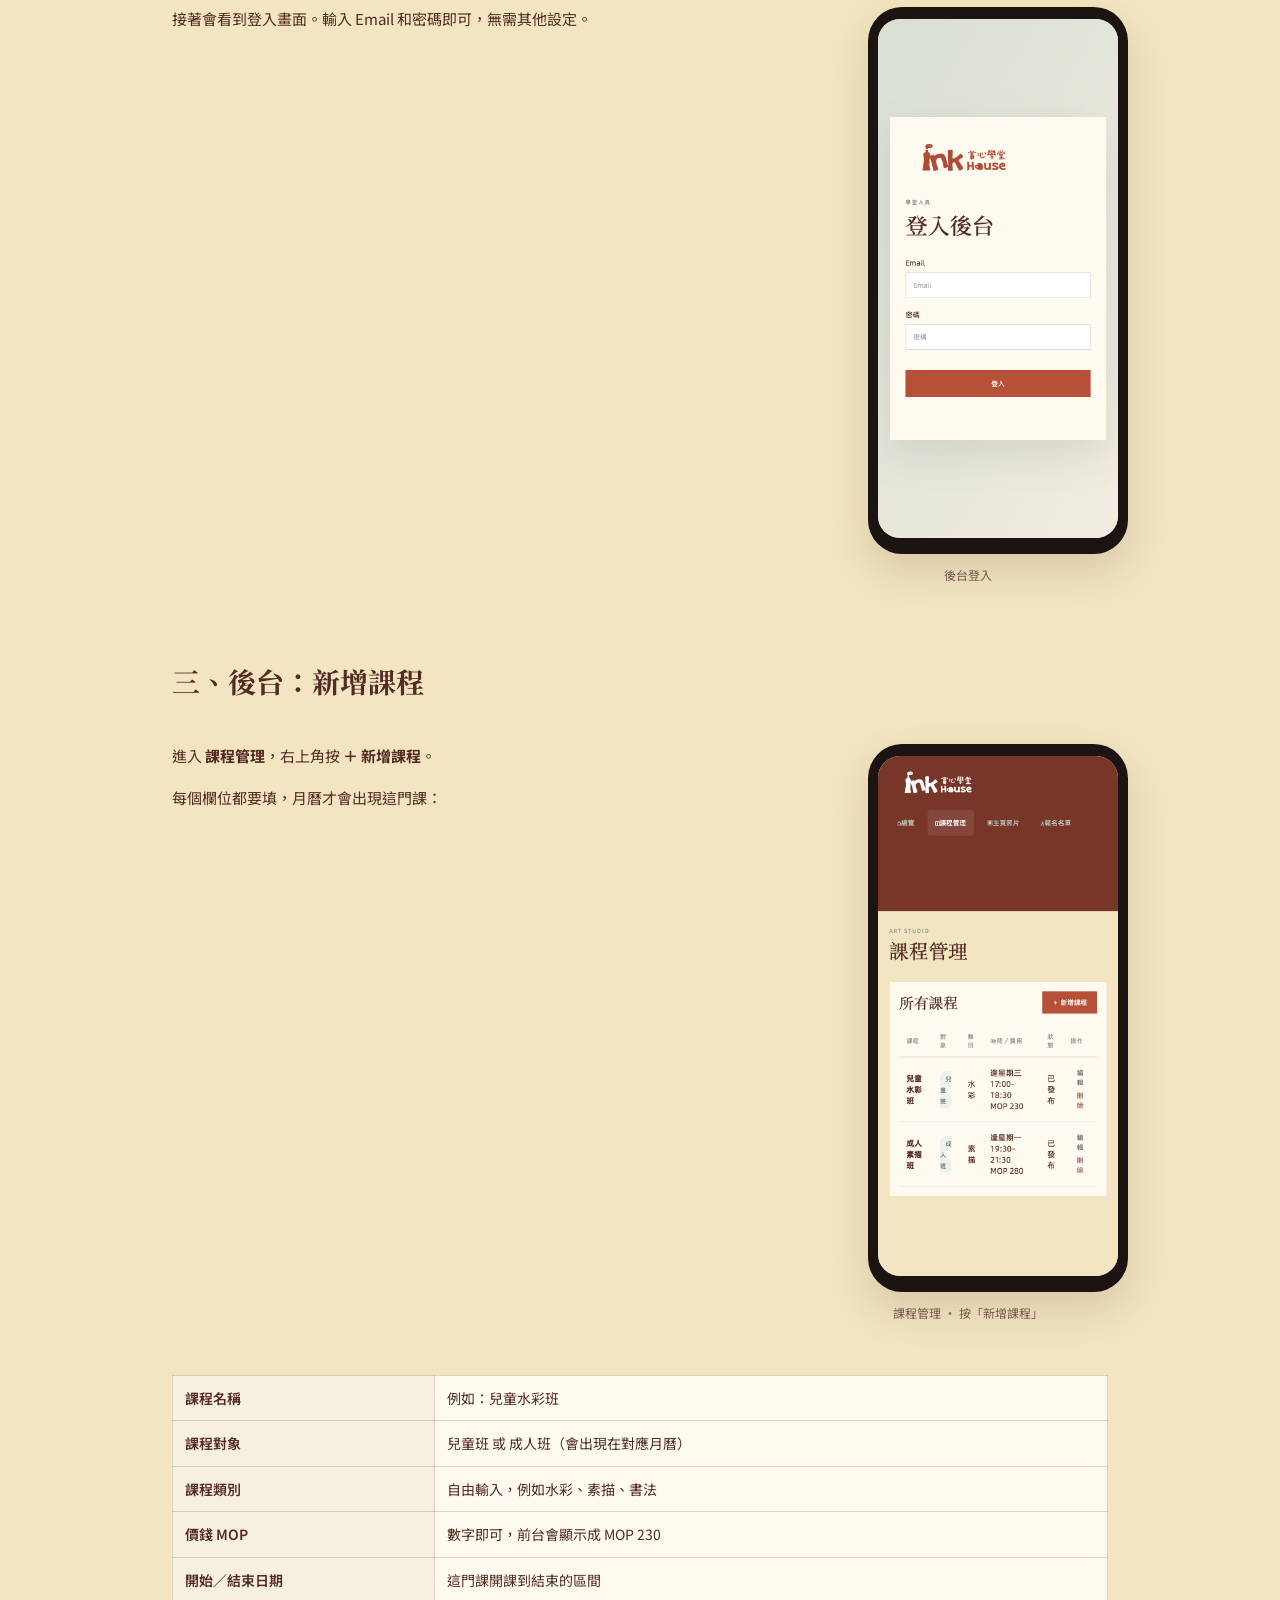
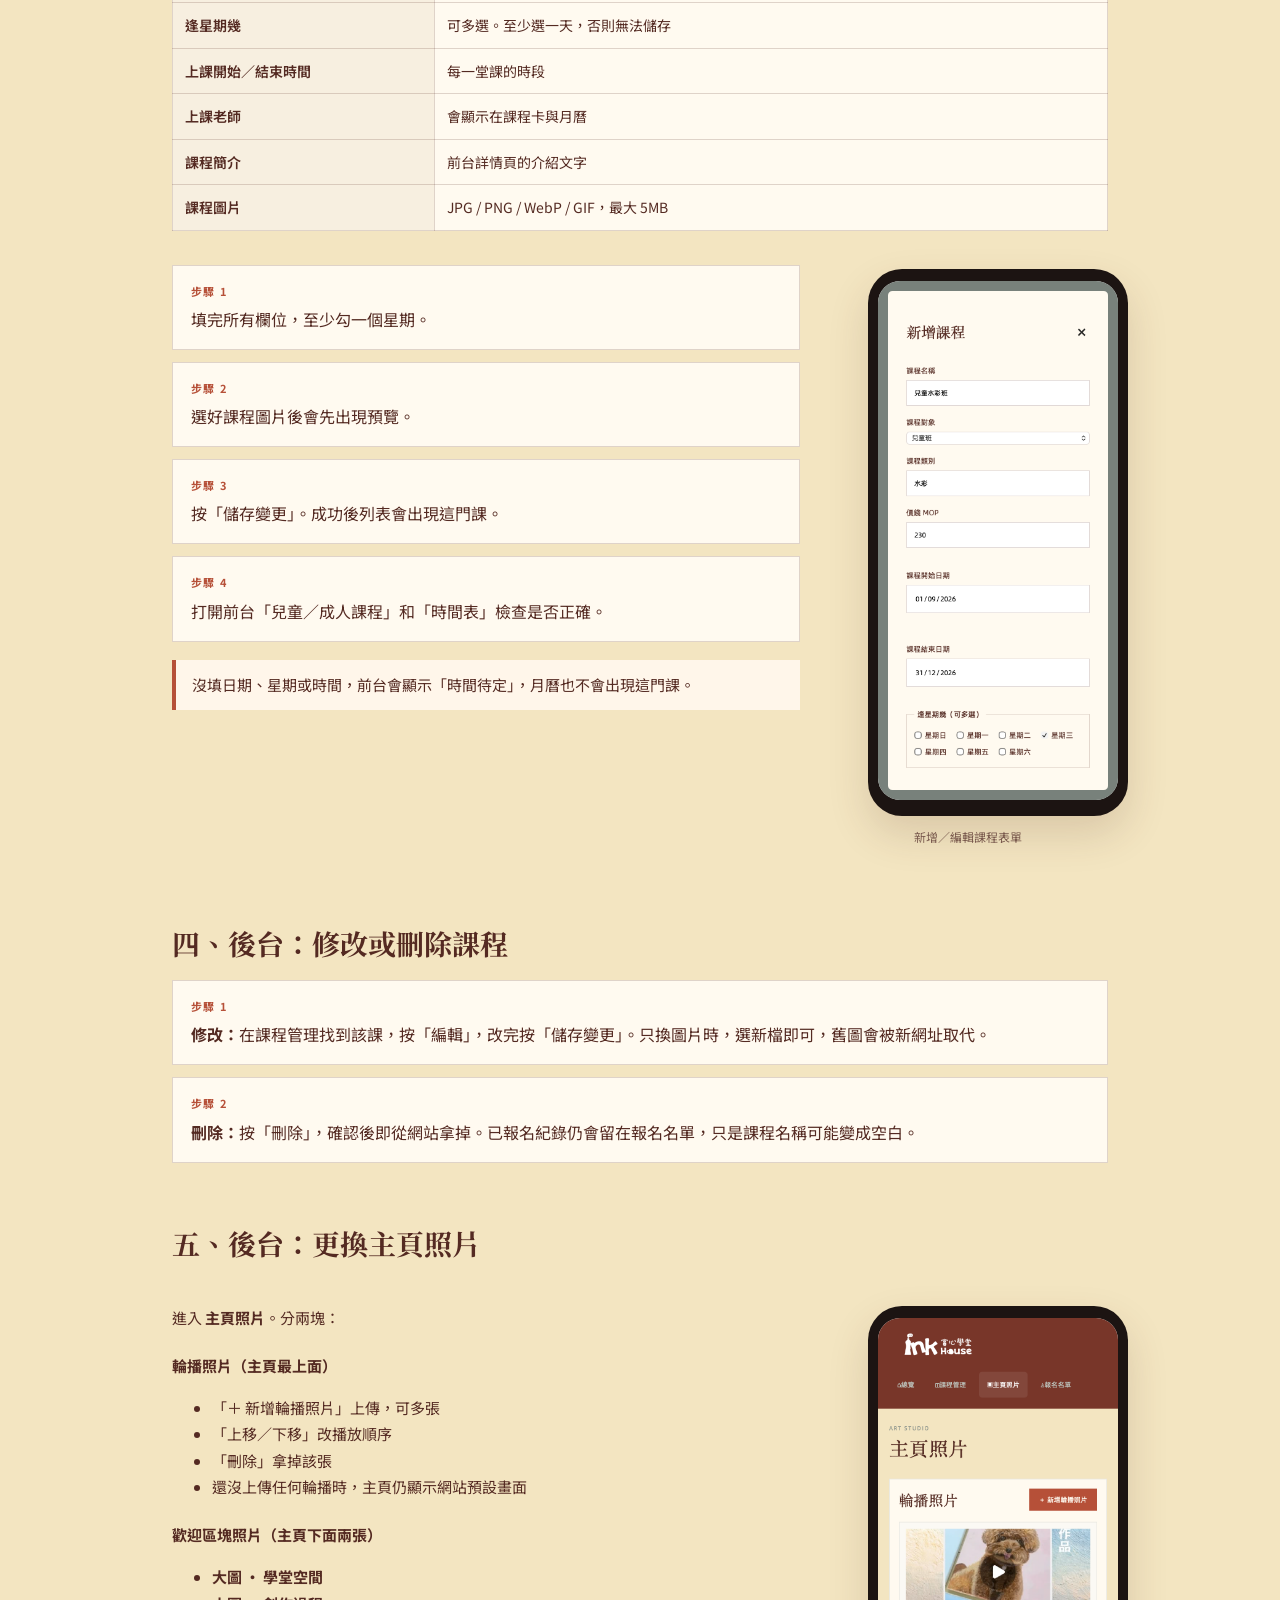
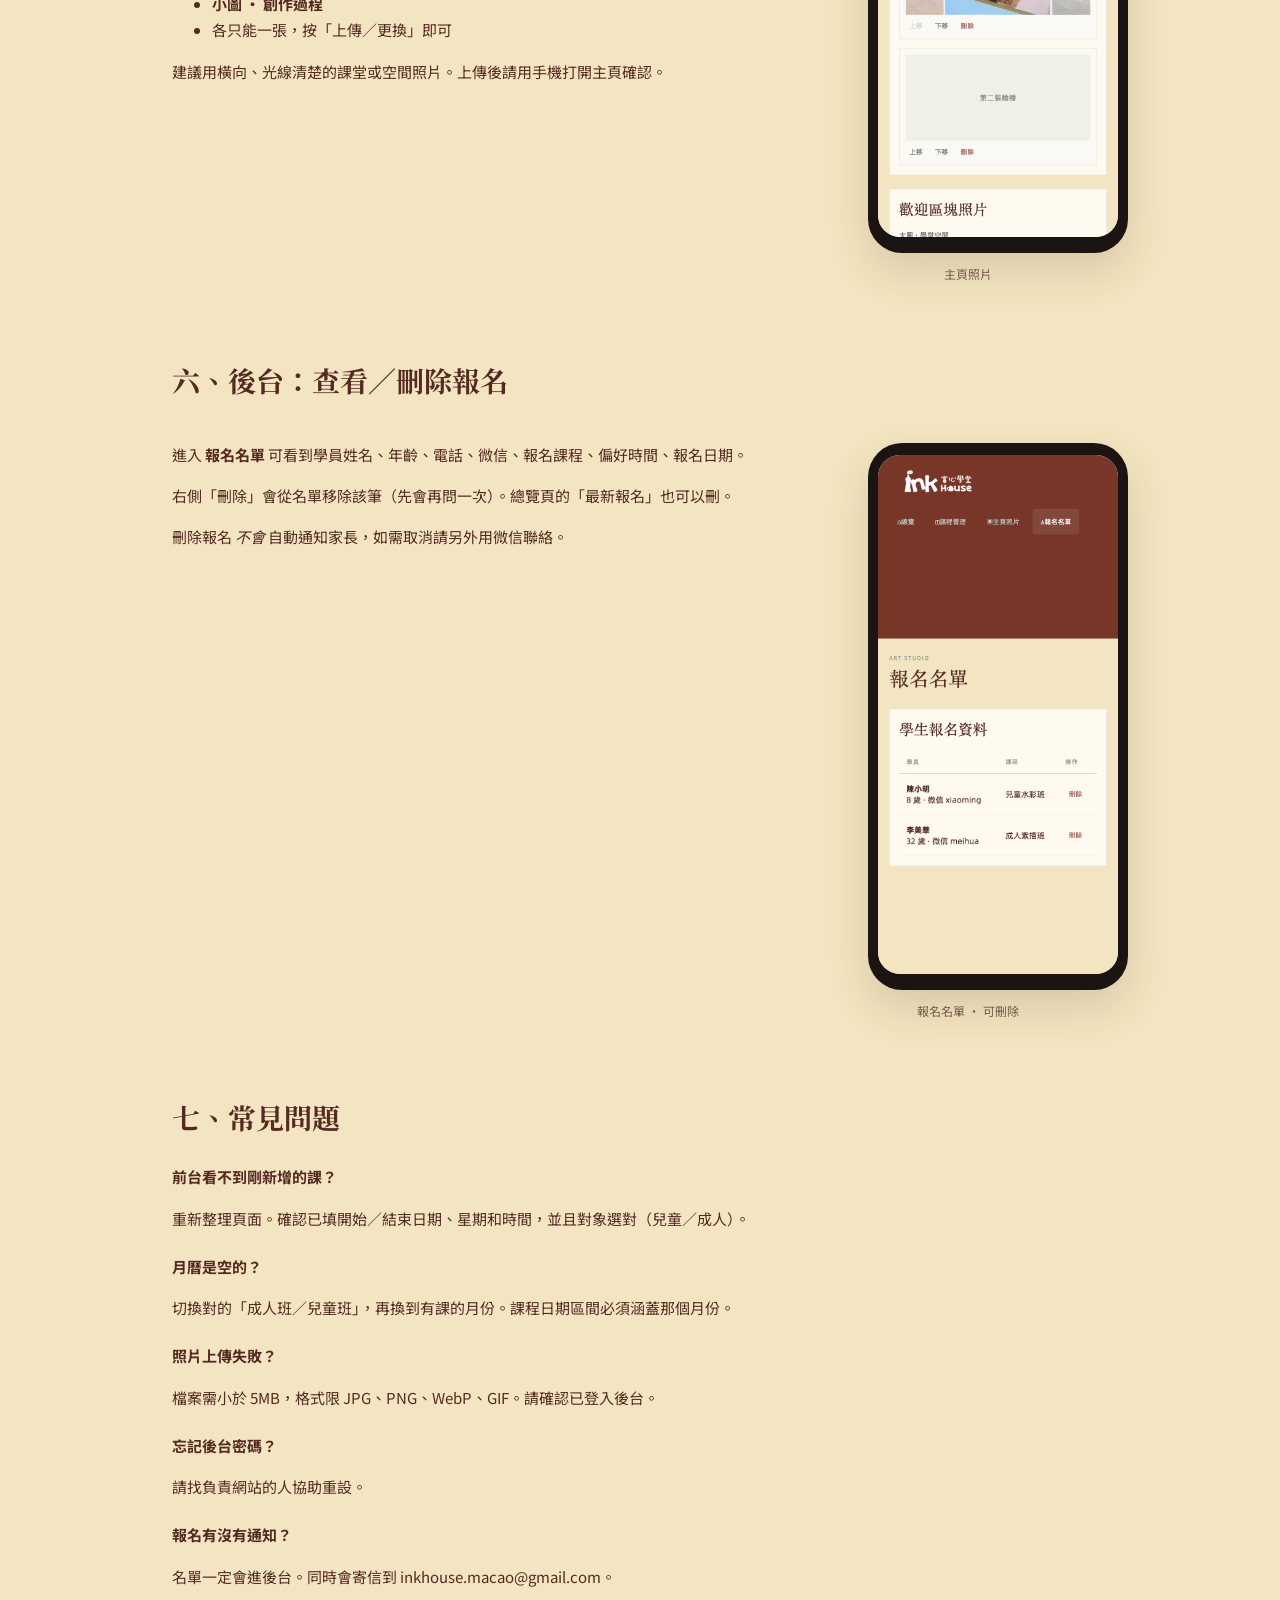
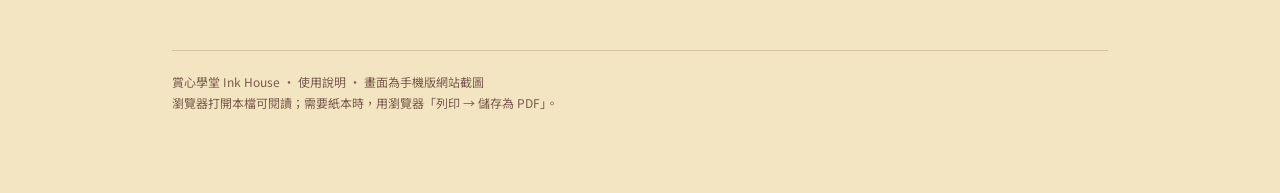
<file: docs/使用說明.html>
<!doctype html>
<html lang="zh-Hant">
<head>
  <meta charset="UTF-8">
  <meta name="viewport" content="width=device-width, initial-scale=1">
  <title>賞心學堂｜網站與後台使用說明</title>
  <link href="https://fonts.googleapis.com/css2?family=Noto+Sans+TC:wght@400;500;700&family=Noto+Serif+TC:wght@500;600&display=swap" rel="stylesheet">
  <style>
    :root{
      --ink:#542a22;--deep:#783629;--cream:#f3e5c1;--paper:#fffaf0;--coral:#b65038;
      --line:#542a2230;--muted:#7a5a4e;
    }
    *{box-sizing:border-box}
    html{scroll-behavior:smooth}
    body{margin:0;background:var(--cream);color:var(--ink);font-family:"Noto Sans TC",sans-serif;line-height:1.75}
    a{color:var(--coral)}
    img{max-width:100%;height:auto}
    .wrap{max-width:980px;margin:0 auto;padding:0 22px 80px}
    header.hero{padding:48px 0 28px;border-bottom:1px solid var(--line);margin-bottom:36px}
    header.hero img.logo{width:210px;display:block;margin-bottom:22px}
    header.hero p.kicker{font-size:11px;letter-spacing:.18em;font-weight:700;margin:0 0 8px;color:var(--muted)}
    header.hero h1{font-family:"Noto Serif TC",serif;font-weight:600;font-size:clamp(28px,5vw,42px);margin:0 0 12px;line-height:1.35}
    header.hero .lead{max-width:640px;margin:0;color:#5c4036}
    nav.toc{background:var(--paper);border:1px solid var(--line);padding:22px 26px;margin:0 0 48px}
    nav.toc h2{font-size:15px;margin:0 0 10px}
    nav.toc ol{margin:0;padding-left:22px}
    nav.toc a{color:var(--ink);text-decoration:none;font-weight:500}
    nav.toc a:hover{color:var(--coral)}
    h2{font-family:"Noto Serif TC",serif;font-size:28px;margin:56px 0 8px}
    h3{font-size:18px;margin:32px 0 8px}
    h4{font-size:15px;margin:22px 0 6px}
    p,li{font-size:15px}
    .note{background:#fff6ea;border-left:4px solid var(--coral);padding:12px 16px;margin:18px 0}
    .step{counter-increment:step;background:var(--paper);border:1px solid var(--line);padding:16px 18px;margin:12px 0}
    .step:before{content:"步驟 " counter(step);display:block;font-size:11px;letter-spacing:.12em;font-weight:700;color:var(--coral);margin-bottom:4px}
    .block{counter-reset:step}
    .row{display:grid;grid-template-columns:1fr 280px;gap:28px;align-items:start;margin:22px 0 36px}
    .phone{width:260px;background:#1c1412;border-radius:34px;padding:12px 10px 16px;box-shadow:0 18px 40px #542a2228;margin:0 auto}
    .phone .notch{width:88px;height:8px;background:#000;border-radius:8px;margin:0 auto 8px}
    .phone img{width:100%;border-radius:22px;display:block;background:#eee;aspect-ratio:390/844;object-fit:cover;object-position:top}
    figcaption{text-align:center;font-size:12px;color:var(--muted);margin-top:10px}
    .pair{display:grid;grid-template-columns:repeat(2,260px);gap:24px;justify-content:center;margin:24px 0}
    table.fields{width:100%;border-collapse:collapse;background:var(--paper);font-size:14px}
    table.fields th,table.fields td{border:1px solid var(--line);padding:10px 12px;text-align:left;vertical-align:top}
    table.fields th{background:#f7efe0;width:28%;font-weight:600}
    footer{margin-top:60px;padding-top:20px;border-top:1px solid var(--line);font-size:12px;color:var(--muted)}
    @media(max-width:820px){
      .row{grid-template-columns:1fr}
      .phone{margin:12px auto}
      .pair{grid-template-columns:1fr;justify-items:center}
    }
    @media print{
      body{background:white}
      .phone{box-shadow:none;break-inside:avoid}
      .step,.row{break-inside:avoid}
      a{text-decoration:none;color:inherit}
    }
  </style>
</head>
<body>
  <div class="wrap">
    <header class="hero">
      <img class="logo" src="../assets/images/logo-cropped.png" alt="賞心學堂 Ink House">
      <p class="kicker">INK HOUSE MACAO · USER GUIDE</p>
      <h1>網站與後台使用說明</h1>
      <p class="lead">給學堂老師與行政人員。前半教你家長在手機上怎麼看課、怎麼報名；後半教你後台怎麼新增、修改課程和照片。</p>
    </header>

    <nav class="toc">
      <h2>目錄</h2>
      <ol>
        <li><a href="#web">家長／學員：手機網站怎麼用</a></li>
        <li><a href="#admin">後台：登入與各功能</a></li>
        <li><a href="#course-new">後台：新增課程</a></li>
        <li><a href="#course-edit">後台：修改或刪除課程</a></li>
        <li><a href="#photos">後台：更換主頁照片</a></li>
        <li><a href="#signups">後台：查看／刪除報名</a></li>
        <li><a href="#faq">常見問題</a></li>
      </ol>
    </nav>

    <h2 id="web">一、家長／學員：手機網站怎麼用</h2>
    <p>用手機瀏覽器打開 <strong>inkhouse-macao.com</strong>。以下畫面皆為手機版。</p>

    <h3>1. 主頁</h3>
    <p>最上方是學堂照片輪播，左右箭頭可換圖。標題下面兩顆按鈕：</p>
    <ul>
      <li><strong>查詢兒童課程</strong> → 只看兒童班</li>
      <li><strong>查詢成人課程</strong> → 只看成人班</li>
    </ul>
    <p>再往下滑會經過一條滾動的課程類型（水墨、水彩、素描…），接著是「歡迎來到賞心學堂」。這裡的兩張傾斜照片分別是<strong>學堂空間</strong>和<strong>創作過程</strong>，由後台「主頁照片」上傳。按「查看課程」也可進入課程列表。</p>
    <div class="pair">
      <figure>
        <div class="phone"><i class="notch"></i><img src="user-guide/images/01-home.png" alt="主頁上半：輪播與查詢按鈕"></div>
        <figcaption>主頁上半 · 輪播與查詢兒童／成人課程</figcaption>
      </figure>
      <figure>
        <div class="phone"><i class="notch"></i><img src="user-guide/images/01-home-about.png" alt="主頁下半：歡迎區塊"></div>
        <figcaption>主頁下半 · 歡迎區塊與學堂照片</figcaption>
      </figure>
    </div>

    <div class="row">
      <div>
        <h3>2. 打開選單</h3>
        <p>右上角三條線是選單，點開後可到：</p>
        <ul>
          <li>主頁</li>
          <li>兒童課程／成人課程</li>
          <li>時間表</li>
          <li>聯絡我們</li>
          <li>立即報名</li>
        </ul>
      </div>
      <figure>
        <div class="phone"><i class="notch"></i><img src="user-guide/images/02-menu.png" alt="手機選單"></div>
        <figcaption>點右上角選單</figcaption>
      </figure>
    </div>

    <div class="row">
      <div>
        <h3>3. 課程列表</h3>
        <p>可先選「兒童班」或「成人班」，再按類別（水彩、素描等）篩選。點任何一張課程卡，進入詳情。</p>
        <p>卡片上會顯示：老師、上課日期／星期／時間、學費。</p>
      </div>
      <figure>
        <div class="phone"><i class="notch"></i><img src="user-guide/images/03-courses-kids.png" alt="兒童課程列表"></div>
        <figcaption>兒童課程列表</figcaption>
      </figure>
    </div>

    <div class="pair">
      <figure>
        <div class="phone"><i class="notch"></i><img src="user-guide/images/04-courses-adult.png" alt="成人課程列表"></div>
        <figcaption>成人課程列表</figcaption>
      </figure>
      <figure>
        <div class="phone"><i class="notch"></i><img src="user-guide/images/05-course-detail.png" alt="課程詳情"></div>
        <figcaption>課程詳情 · 可立即報名或看月曆</figcaption>
      </figure>
    </div>

    <div class="row">
      <div>
        <h3>4. 時間表</h3>
        <p>用「成人班月曆／兒童班月曆」切換，左右箭頭換月份。格子裡的課名可點，會帶到報名頁。</p>
        <p>月曆上的日期來自後台填的「開始～結束日期、逢星期幾、上課時間」。</p>
      </div>
      <figure>
        <div class="phone"><i class="notch"></i><img src="user-guide/images/06-schedule.png" alt="課程時間表"></div>
        <figcaption>課程時間表</figcaption>
      </figure>
    </div>

    <div class="row">
      <div>
        <h3>5. 報名</h3>
        <div class="block">
          <div class="step">勾選想報的課程，可一次選多項。</div>
          <div class="step">填名稱、年齡、電話、微信。</div>
          <div class="step">若現有時間不合，再選偏好時段；合用就維持「現有課堂時間可以」。</div>
          <div class="step">勾選同意使用資料，按「送出報名」。</div>
          <div class="step">成功後會出現中心微信 QR Code，請對方加入微信完成確認與付款。</div>
        </div>
        <p class="note">報名成功後，系統會寄信到 inkhouse.macao@gmail.com。家長畫面只顯示「報名成功 + 加微信」，不會在網站上付款。</p>
      </div>
      <figure>
        <div class="phone"><i class="notch"></i><img src="user-guide/images/07-signup.png" alt="報名表"></div>
        <figcaption>報名表</figcaption>
      </figure>
    </div>

    <div class="row">
      <div>
        <h3>6. 聯絡我們</h3>
        <p>地址、電話（+853 6275 4126）、微信、Instagram 都在這一頁。微信可按「複製帳號」。</p>
      </div>
      <figure>
        <div class="phone"><i class="notch"></i><img src="user-guide/images/08-contact.png" alt="聯絡我們"></div>
        <figcaption>聯絡我們</figcaption>
      </figure>
    </div>

    <h2 id="admin">二、後台：登入與各功能</h2>
    <p>建議用電腦操作；下面截圖為方便對照，同樣是手機寬度。</p>

    <div class="row">
      <div>
        <h3>登入</h3>
        <div class="block">
          <div class="step">打開網站，拉到最下面。</div>
          <div class="step">按頁尾的「登入後台」。</div>
          <div class="step">輸入 Email 和密碼，按「登入」。</div>
        </div>
        <p>登入後左側有四個分頁：<strong>總覽、課程管理、主頁照片、報名名單</strong>。側欄可登出。</p>
      </div>
      <figure>
        <div class="phone"><i class="notch"></i><img src="user-guide/images/14-footer-login.png" alt="頁尾登入後台"></div>
        <figcaption>拉到最下面，按「登入後台」</figcaption>
      </figure>
    </div>

    <div class="row">
      <div>
        <p>接著會看到登入畫面。輸入 Email 和密碼即可，無需其他設定。</p>
      </div>
      <figure>
        <div class="phone"><i class="notch"></i><img src="user-guide/images/09-admin-login.png" alt="後台登入"></div>
        <figcaption>後台登入</figcaption>
      </figure>
    </div>

    <h2 id="course-new">三、後台：新增課程</h2>
    <div class="row">
      <div>
        <p>進入 <strong>課程管理</strong>，右上角按 <strong>＋ 新增課程</strong>。</p>
        <p>每個欄位都要填，月曆才會出現這門課：</p>
      </div>
      <figure>
        <div class="phone"><i class="notch"></i><img src="user-guide/images/10-admin-courses.png" alt="課程管理列表"></div>
        <figcaption>課程管理 · 按「新增課程」</figcaption>
      </figure>
    </div>

    <table class="fields">
      <tr><th>課程名稱</th><td>例如：兒童水彩班</td></tr>
      <tr><th>課程對象</th><td>兒童班 或 成人班（會出現在對應月曆）</td></tr>
      <tr><th>課程類別</th><td>自由輸入，例如水彩、素描、書法</td></tr>
      <tr><th>價錢 MOP</th><td>數字即可，前台會顯示成 MOP 230</td></tr>
      <tr><th>開始／結束日期</th><td>這門課開課到結束的區間</td></tr>
      <tr><th>逢星期幾</th><td>可多選。至少選一天，否則無法儲存</td></tr>
      <tr><th>上課開始／結束時間</th><td>每一堂課的時段</td></tr>
      <tr><th>上課老師</th><td>會顯示在課程卡與月曆</td></tr>
      <tr><th>課程簡介</th><td>前台詳情頁的介紹文字</td></tr>
      <tr><th>課程圖片</th><td>JPG / PNG / WebP / GIF，最大 5MB</td></tr>
    </table>

    <div class="row">
      <div>
        <div class="block">
          <div class="step">填完所有欄位，至少勾一個星期。</div>
          <div class="step">選好課程圖片後會先出現預覽。</div>
          <div class="step">按「儲存變更」。成功後列表會出現這門課。</div>
          <div class="step">打開前台「兒童／成人課程」和「時間表」檢查是否正確。</div>
        </div>
        <p class="note">沒填日期、星期或時間，前台會顯示「時間待定」，月曆也不會出現這門課。</p>
      </div>
      <figure>
        <div class="phone"><i class="notch"></i><img src="user-guide/images/11-admin-form.png" alt="新增課程表單"></div>
        <figcaption>新增／編輯課程表單</figcaption>
      </figure>
    </div>

    <h2 id="course-edit">四、後台：修改或刪除課程</h2>
    <div class="block">
      <div class="step"><strong>修改：</strong>在課程管理找到該課，按「編輯」，改完按「儲存變更」。只換圖片時，選新檔即可，舊圖會被新網址取代。</div>
      <div class="step"><strong>刪除：</strong>按「刪除」，確認後即從網站拿掉。已報名紀錄仍會留在報名名單，只是課程名稱可能變成空白。</div>
    </div>

    <h2 id="photos">五、後台：更換主頁照片</h2>
    <div class="row">
      <div>
        <p>進入 <strong>主頁照片</strong>。分兩塊：</p>
        <h4>輪播照片（主頁最上面）</h4>
        <ul>
          <li>「＋ 新增輪播照片」上傳，可多張</li>
          <li>「上移／下移」改播放順序</li>
          <li>「刪除」拿掉該張</li>
          <li>還沒上傳任何輪播時，主頁仍顯示網站預設畫面</li>
        </ul>
        <h4>歡迎區塊照片（主頁下面兩張）</h4>
        <ul>
          <li><strong>大圖 · 學堂空間</strong></li>
          <li><strong>小圖 · 創作過程</strong></li>
          <li>各只能一張，按「上傳／更換」即可</li>
        </ul>
        <p>建議用橫向、光線清楚的課堂或空間照片。上傳後請用手機打開主頁確認。</p>
      </div>
      <figure>
        <div class="phone"><i class="notch"></i><img src="user-guide/images/12-admin-photos.png" alt="主頁照片管理"></div>
        <figcaption>主頁照片</figcaption>
      </figure>
    </div>

    <h2 id="signups">六、後台：查看／刪除報名</h2>
    <div class="row">
      <div>
        <p>進入 <strong>報名名單</strong> 可看到學員姓名、年齡、電話、微信、報名課程、偏好時間、報名日期。</p>
        <p>右側「刪除」會從名單移除該筆（先會再問一次）。總覽頁的「最新報名」也可以刪。</p>
        <p>刪除報名 <em>不會</em> 自動通知家長，如需取消請另外用微信聯絡。</p>
      </div>
      <figure>
        <div class="phone"><i class="notch"></i><img src="user-guide/images/13-admin-signups.png" alt="報名名單"></div>
        <figcaption>報名名單 · 可刪除</figcaption>
      </figure>
    </div>

    <h2 id="faq">七、常見問題</h2>
    <h4>前台看不到剛新增的課？</h4>
    <p>重新整理頁面。確認已填開始／結束日期、星期和時間，並且對象選對（兒童／成人）。</p>
    <h4>月曆是空的？</h4>
    <p>切換對的「成人班／兒童班」，再換到有課的月份。課程日期區間必須涵蓋那個月份。</p>
    <h4>照片上傳失敗？</h4>
    <p>檔案需小於 5MB，格式限 JPG、PNG、WebP、GIF。請確認已登入後台。</p>
    <h4>忘記後台密碼？</h4>
    <p>請找負責網站的人協助重設。</p>
    <h4>報名有沒有通知？</h4>
    <p>名單一定會進後台。同時會寄信到 inkhouse.macao@gmail.com。</p>

    <footer>
      賞心學堂 Ink House · 使用說明 · 畫面為手機版網站截圖<br>
      瀏覽器打開本檔可閱讀；需要紙本時，用瀏覽器「列印 → 儲存為 PDF」。
    </footer>
  </div>
</body>
</html>
</file>
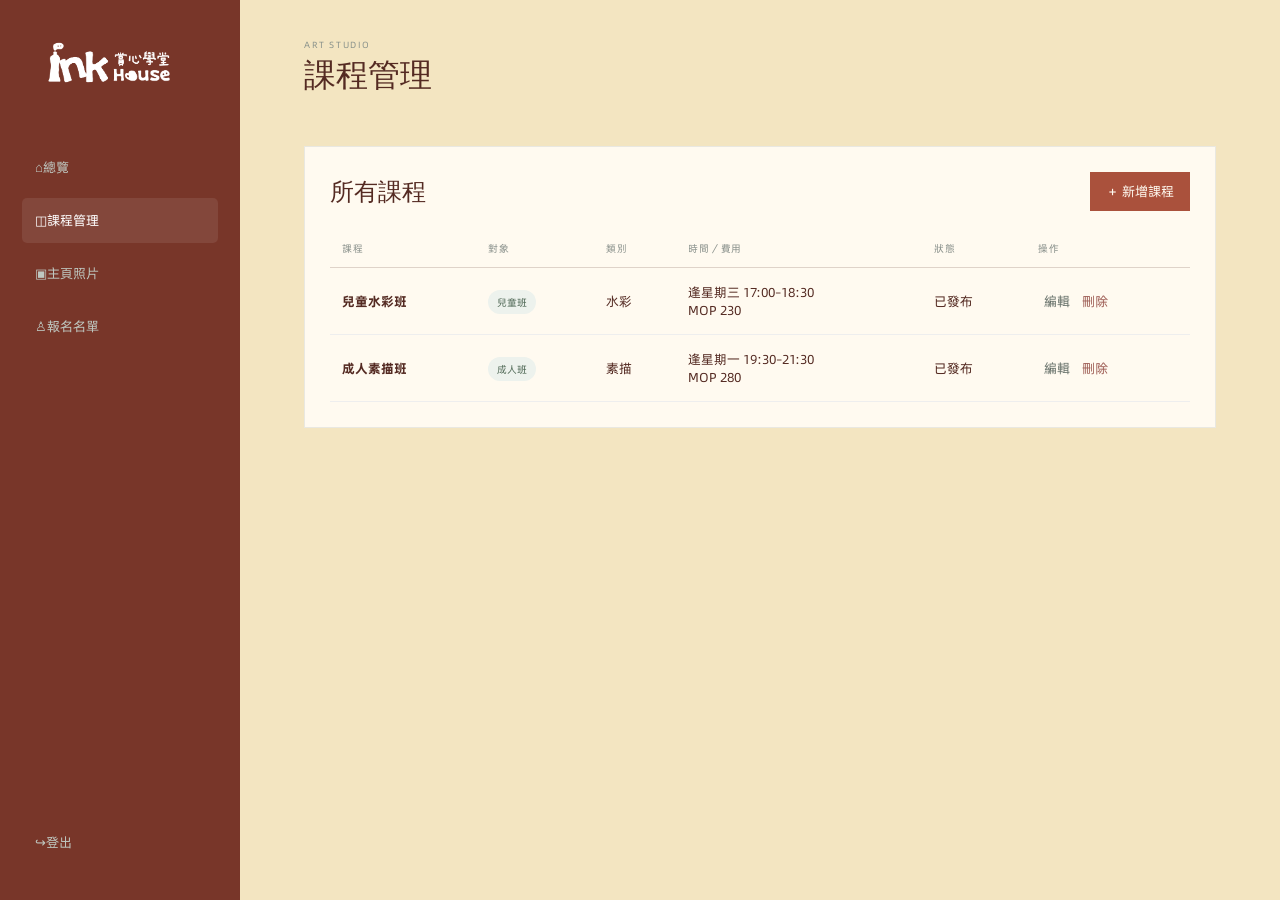
<file: docs/user-guide/previews/admin-courses.html>
<!doctype html>
<html lang="zh-Hant">
<head>
  <meta charset="UTF-8">
  <meta name="viewport" content="width=device-width, initial-scale=1">
  <title>後台預覽｜課程管理</title>
  <link rel="stylesheet" href="../../../css/admin.css">
  <link rel="stylesheet" href="../../../css/brand.css">
  <style>[hidden]{display:none!important}</style>
</head>
<body>
<div class="dashboard">
  <aside>
    <a class="brand" href="#"><img class="brand-logo" src="../../../assets/images/logo-cropped.png" alt="賞心學堂 Ink House"></a>
    <nav>
      <button>⌂　總覽</button>
      <button class="active">◫　課程管理</button>
      <button>▣　主頁照片</button>
      <button>♙　報名名單</button>
    </nav>
    <button class="logout">↪　登出</button>
  </aside>
  <main>
    <header><div><p>ART STUDIO</p><h1>課程管理</h1></div></header>
    <section>
      <div class="panel">
        <div class="panel-head"><h2>所有課程</h2><button class="add-button">＋ 新增課程</button></div>
        <table>
          <thead><tr><th>課程</th><th>對象</th><th>類別</th><th>時間／費用</th><th>狀態</th><th>操作</th></tr></thead>
          <tbody>
            <tr>
              <td><strong>兒童水彩班</strong></td>
              <td><span class="badge">兒童班</span></td>
              <td>水彩</td>
              <td>逢星期三 17:00–18:30<br>MOP 230</td>
              <td>已發布</td>
              <td class="actions"><button>編輯</button><button class="delete">刪除</button></td>
            </tr>
            <tr>
              <td><strong>成人素描班</strong></td>
              <td><span class="badge">成人班</span></td>
              <td>素描</td>
              <td>逢星期一 19:30–21:30<br>MOP 280</td>
              <td>已發布</td>
              <td class="actions"><button>編輯</button><button class="delete">刪除</button></td>
            </tr>
          </tbody>
        </table>
      </div>
    </section>
  </main>
</div>
</body>
</html>
</file>
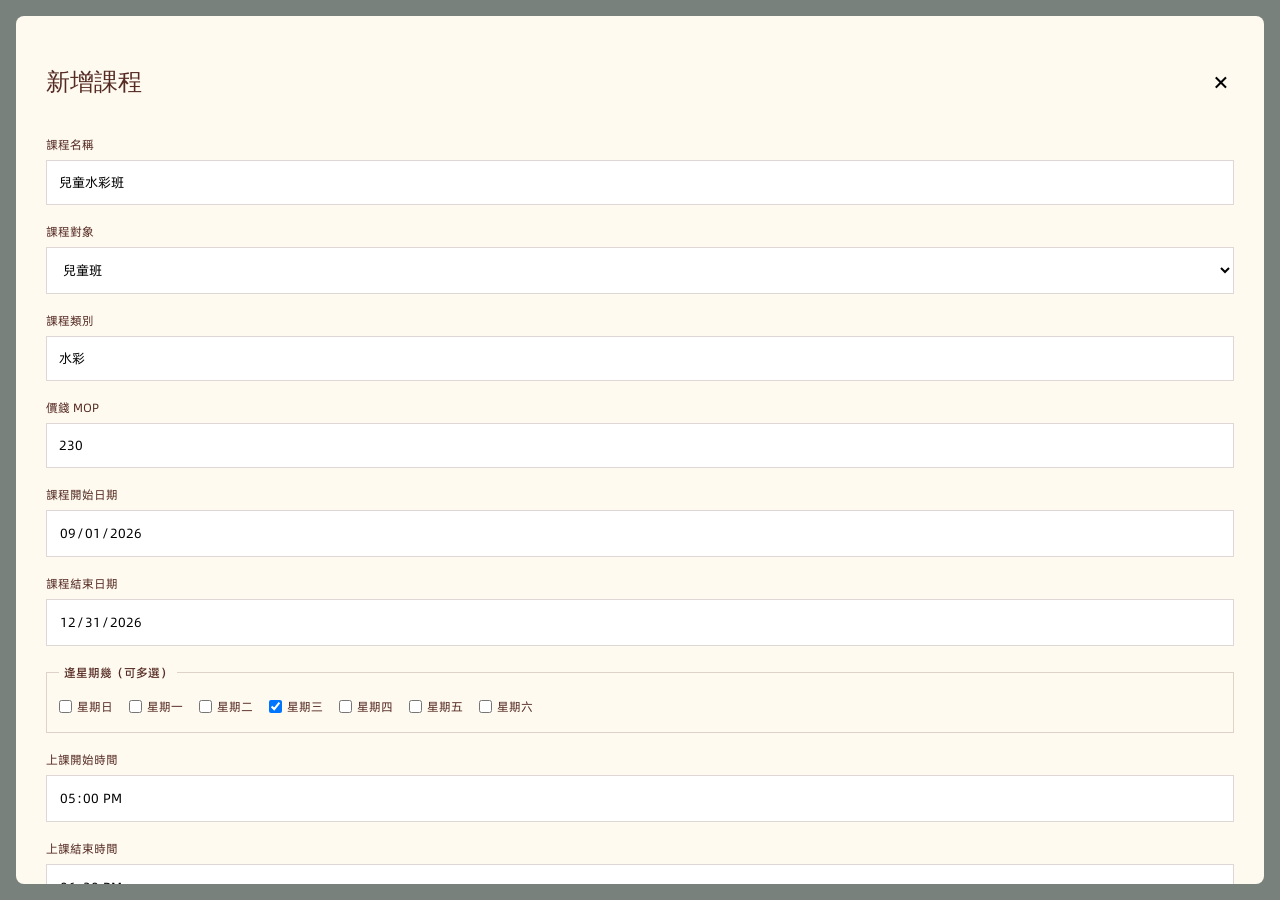
<file: docs/user-guide/previews/admin-form.html>
<!doctype html>
<html lang="zh-Hant">
<head>
  <meta charset="UTF-8">
  <meta name="viewport" content="width=device-width, initial-scale=1">
  <title>後台預覽｜新增課程</title>
  <link rel="stylesheet" href="../../../css/admin.css">
  <link rel="stylesheet" href="../../../css/brand.css">
  <style>
    body{background:#1e2d2499;margin:0;padding:16px}
    #editorForm{background:var(--paper,#fffaf0);border-radius:8px;max-height:calc(100vh - 32px);overflow:auto}
  </style>
</head>
<body>
<form id="editorForm">
  <header><h2>新增課程</h2><button type="button" aria-label="關閉">×</button></header>
  <label>課程名稱<input value="兒童水彩班" readonly></label>
  <label>課程對象<select><option>兒童班</option><option>成人班</option></select></label>
  <label>課程類別<input value="水彩" readonly></label>
  <label>價錢 MOP<input value="230" readonly></label>
  <div class="admin-form-row">
    <label>課程開始日期<input type="date" value="2026-09-01" readonly></label>
    <label>課程結束日期<input type="date" value="2026-12-31" readonly></label>
  </div>
  <fieldset class="weekday-field">
    <legend>逢星期幾（可多選）</legend>
    <label><input type="checkbox"> 星期日</label>
    <label><input type="checkbox"> 星期一</label>
    <label><input type="checkbox"> 星期二</label>
    <label><input type="checkbox" checked> 星期三</label>
    <label><input type="checkbox"> 星期四</label>
    <label><input type="checkbox"> 星期五</label>
    <label><input type="checkbox"> 星期六</label>
  </fieldset>
  <div class="admin-form-row">
    <label>上課開始時間<input type="time" value="17:00" readonly></label>
    <label>上課結束時間<input type="time" value="18:30" readonly></label>
  </div>
  <label>上課老師<input value="林老師" readonly></label>
  <label>課程簡介<textarea readonly>從水分控制到色彩混合，用透明而流動的顏色記錄觀察。</textarea></label>
  <label>課程圖片<input type="file" disabled><small>JPG、PNG、WebP 或 GIF，最多 5MB</small></label>
  <div class="modal-actions">
    <button type="button">取消</button>
    <button type="button">儲存變更</button>
  </div>
</form>
</body>
</html>
</file>
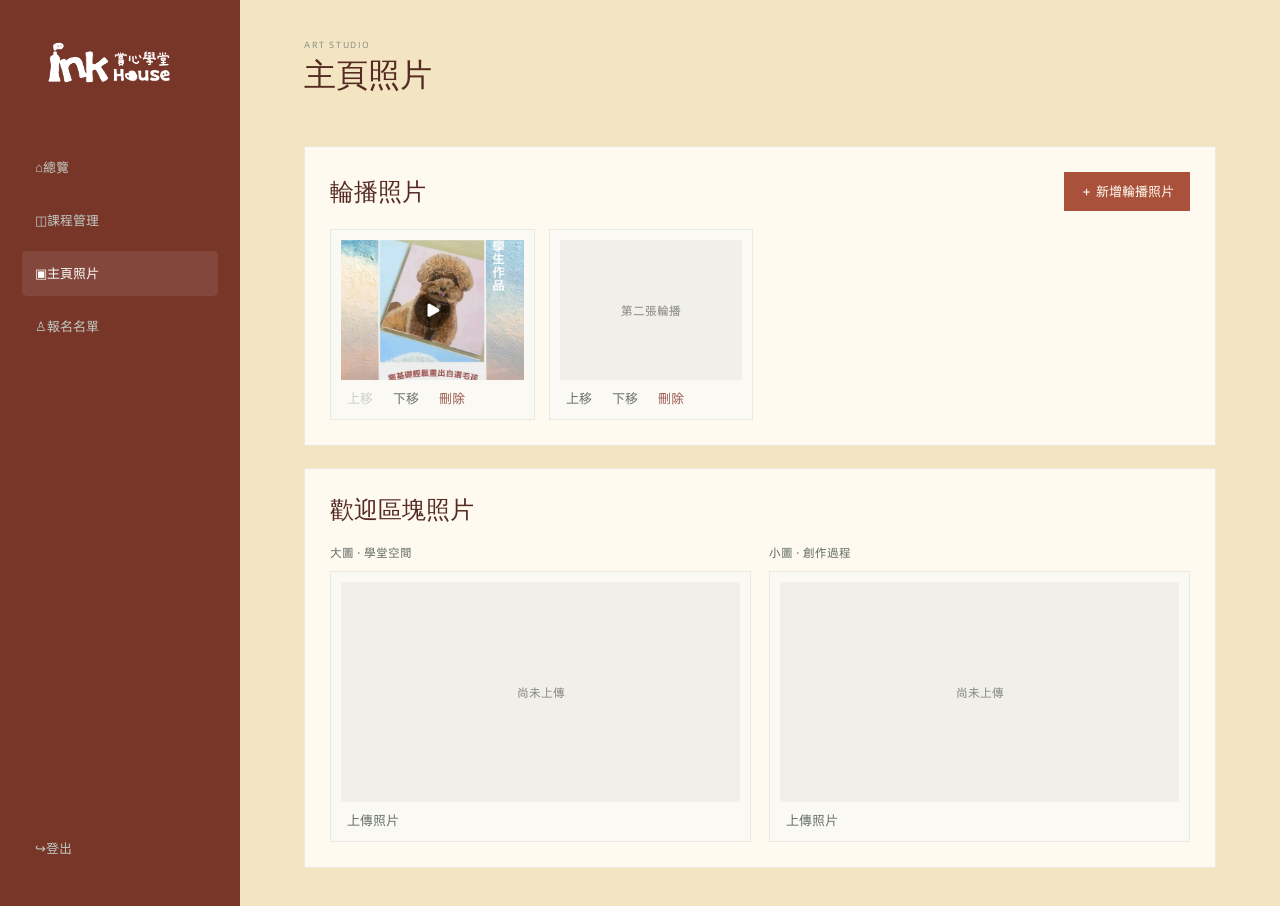
<file: docs/user-guide/previews/admin-photos.html>
<!doctype html>
<html lang="zh-Hant">
<head>
  <meta charset="UTF-8">
  <meta name="viewport" content="width=device-width, initial-scale=1">
  <title>後台預覽｜主頁照片</title>
  <link rel="stylesheet" href="../../../css/admin.css">
  <link rel="stylesheet" href="../../../css/brand.css">
</head>
<body>
<div class="dashboard">
  <aside>
    <a class="brand" href="#"><img class="brand-logo" src="../../../assets/images/logo-cropped.png" alt="賞心學堂 Ink House"></a>
    <nav>
      <button>⌂　總覽</button>
      <button>◫　課程管理</button>
      <button class="active">▣　主頁照片</button>
      <button>♙　報名名單</button>
    </nav>
    <button class="logout">↪　登出</button>
  </aside>
  <main>
    <header><div><p>ART STUDIO</p><h1>主頁照片</h1></div></header>
    <section>
      <div class="panel">
        <div class="panel-head"><h2>輪播照片</h2><button class="add-button">＋ 新增輪播照片</button></div>
        <div class="photo-grid">
          <div class="photo-card">
            <img src="../../../assets/images/instagram-pet-course.jpg" alt="">
            <div class="actions"><button disabled>上移</button><button>下移</button><button class="delete">刪除</button></div>
          </div>
          <div class="photo-card">
            <div class="photo-empty">第二張輪播</div>
            <div class="actions"><button>上移</button><button>下移</button><button class="delete">刪除</button></div>
          </div>
        </div>
      </div>
      <div class="panel">
        <div class="panel-head"><h2>歡迎區塊照片</h2></div>
        <div class="about-slots">
          <div>
            <p class="slot-label">大圖 · 學堂空間</p>
            <div class="photo-card">
              <div class="photo-empty">尚未上傳</div>
              <div class="actions"><button>上傳照片</button></div>
            </div>
          </div>
          <div>
            <p class="slot-label">小圖 · 創作過程</p>
            <div class="photo-card">
              <div class="photo-empty">尚未上傳</div>
              <div class="actions"><button>上傳照片</button></div>
            </div>
          </div>
        </div>
      </div>
    </section>
  </main>
</div>
</body>
</html>
</file>
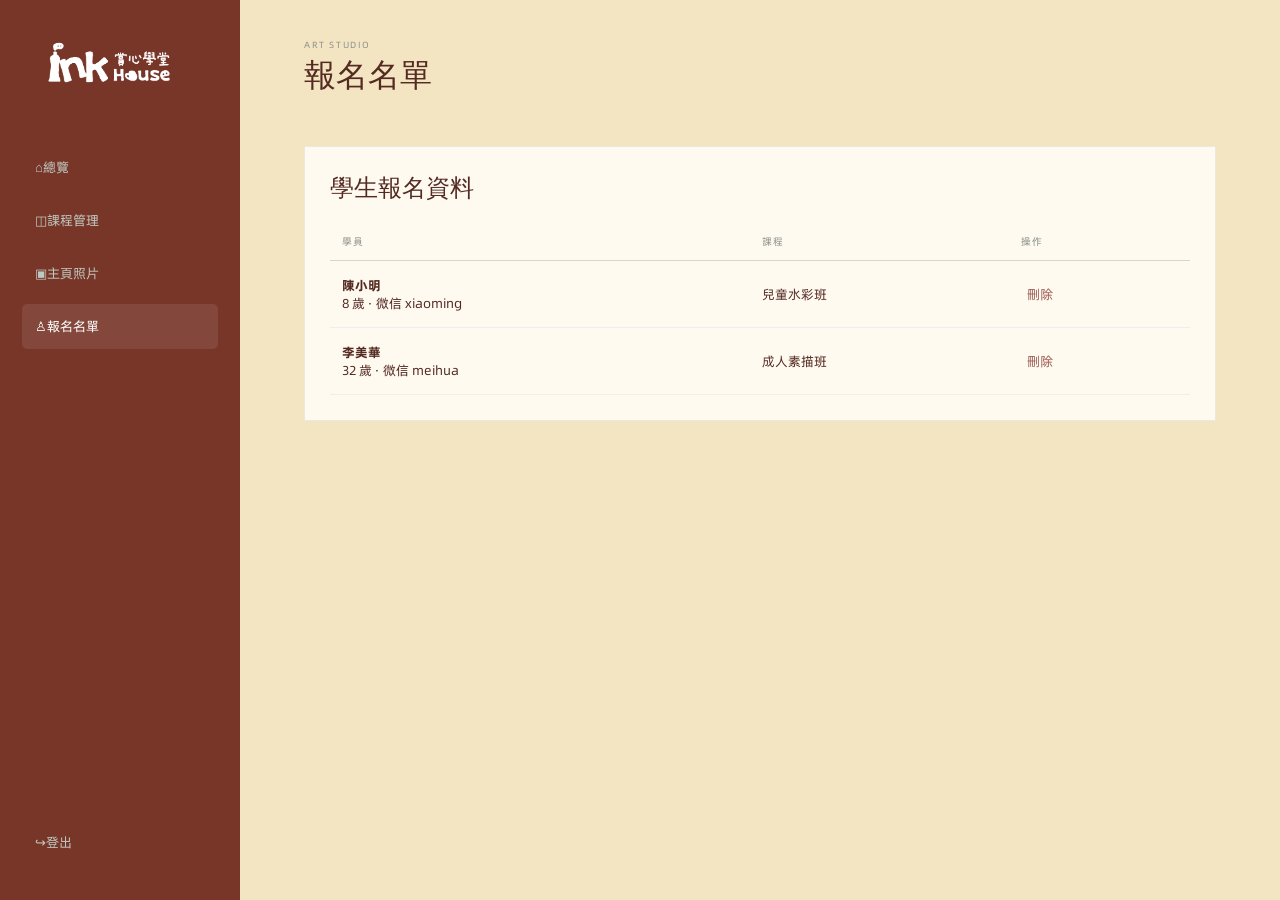
<file: docs/user-guide/previews/admin-signups.html>
<!doctype html>
<html lang="zh-Hant">
<head>
  <meta charset="UTF-8">
  <meta name="viewport" content="width=device-width, initial-scale=1">
  <title>後台預覽｜報名名單</title>
  <link rel="stylesheet" href="../../../css/admin.css">
  <link rel="stylesheet" href="../../../css/brand.css">
</head>
<body>
<div class="dashboard">
  <aside>
    <a class="brand" href="#"><img class="brand-logo" src="../../../assets/images/logo-cropped.png" alt="賞心學堂 Ink House"></a>
    <nav>
      <button>⌂　總覽</button>
      <button>◫　課程管理</button>
      <button>▣　主頁照片</button>
      <button class="active">♙　報名名單</button>
    </nav>
    <button class="logout">↪　登出</button>
  </aside>
  <main>
    <header><div><p>ART STUDIO</p><h1>報名名單</h1></div></header>
    <section>
      <div class="panel">
        <div class="panel-head"><h2>學生報名資料</h2></div>
        <table>
          <thead><tr><th>學員</th><th>課程</th><th>操作</th></tr></thead>
          <tbody>
            <tr>
              <td><strong>陳小明</strong><br>8 歲 · 微信 xiaoming</td>
              <td>兒童水彩班</td>
              <td class="actions"><button class="delete">刪除</button></td>
            </tr>
            <tr>
              <td><strong>李美華</strong><br>32 歲 · 微信 meihua</td>
              <td>成人素描班</td>
              <td class="actions"><button class="delete">刪除</button></td>
            </tr>
          </tbody>
        </table>
      </div>
    </section>
  </main>
</div>
</body>
</html>
</file>
<file: css/styles.css>
:root{--ink:#263b59;--blue:#a9dbea;--pink:#f1b8b7;--cream:#fff9e9;--coral:#aa513c;--yellow:#f4d767;--green:#c5dcae;--line:#263b5929}*{box-sizing:border-box}html{scroll-behavior:smooth}body{margin:0;color:var(--ink);font-family:"Noto Sans TC",sans-serif;background:var(--cream);line-height:1.75}a{color:inherit;text-decoration:none}button,input,select,textarea{font:inherit;color:inherit}.site-header{height:84px;display:flex;align-items:center;justify-content:space-between;padding:0 5vw;position:absolute;width:100%;z-index:10}.brand{display:grid;grid-template-columns:auto auto;line-height:.8;transform:rotate(-2deg)}.brand b{font-size:29px;font-weight:900}.brand span{font-size:13px;font-weight:700;align-self:end}.brand small{grid-column:1/-1;font-size:8px;letter-spacing:.5em;margin-top:8px}.site-header nav{display:flex;align-items:center;gap:28px;font-size:12px;font-weight:500}.nav-cta{border:2px solid;border-radius:99px;padding:8px 18px;background:white;box-shadow:3px 3px 0}.menu-button{display:none;border:0;background:0}.hero{min-height:740px;height:100vh;display:grid;grid-template-columns:48% 52%;position:relative;overflow:hidden;background:linear-gradient(155deg,#fff8e7 0 40%,#f4c4c0)}.hero:before{content:"";position:absolute;inset:0;opacity:.12;background-image:url("data:image/svg+xml,%3Csvg xmlns='http://www.w3.org/2000/svg' width='90' height='90'%3E%3Cfilter id='n'%3E%3CfeTurbulence baseFrequency='.8' numOctaves='3'/%3E%3C/filter%3E%3Crect width='100%25' height='100%25' filter='url(%23n)'/%3E%3C/svg%3E")}.hero-copy{align-self:center;padding:100px 3vw 50px 10vw;z-index:2}.kicker{font-size:10px;letter-spacing:.2em;font-weight:700;margin:0 0 18px}.hero h1,.section h2{font-family:Yomogi,sans-serif;line-height:1.3;margin:0;font-weight:400}.hero h1{font-size:clamp(48px,5.2vw,78px)}.hero h1 em{font-style:normal;color:var(--coral);position:relative}.hero h1 em:after{content:"";position:absolute;height:8px;background:var(--yellow);bottom:5px;left:0;right:0;z-index:-1;transform:rotate(-3deg)}.hero-copy>p:nth-of-type(2){margin:25px 0 32px}.hero-actions{display:flex;gap:25px;align-items:center}.button{border:2px solid;padding:13px 20px;display:flex;justify-content:space-between;min-width:180px;font-weight:700;cursor:pointer;box-shadow:4px 4px 0}.coral{background:var(--coral);color:white}.dark{background:var(--ink);color:white}.underlink{font-size:12px;font-weight:700;border-bottom:2px solid}.hero-art{position:relative;overflow:hidden}.paint-cloud{position:absolute;inset:-5%;background:radial-gradient(ellipse at 48% 45%,#9ed7e5 0 33%,transparent 34%),radial-gradient(ellipse at 75% 60%,#f3d3a9 0 34%,transparent 35%),radial-gradient(ellipse at 50% 90%,#df9c8c 0 31%,transparent 32%)}.polaroid{position:absolute;background:white;padding:22px 22px 10px;width:min(420px,62%);left:13%;top:17%;transform:rotate(4deg);box-shadow:7px 12px 25px #44536b26}.polaroid p{font-family:Yomogi;text-align:center;font-size:17px;margin:10px}.dog-art{height:400px;max-height:50vh;background:linear-gradient(140deg,#cdeaf0,#f2d4db);position:relative;overflow:hidden}.face{position:absolute;width:47%;aspect-ratio:1;background:#b87f52;border-radius:48%;left:28%;top:30%;box-shadow:0 -35px 0 25px #9f6948}.face:before,.face:after{content:"";position:absolute;width:12px;height:15px;background:#27313b;border-radius:50%;top:38%}.face:before{left:27%}.face:after{right:27%}.face b{position:absolute;width:22px;height:16px;background:#30251f;border-radius:50%;left:43%;top:57%}.ear{position:absolute;width:32%;height:44%;background:#996443;top:18%;border-radius:50%}.ear.left{left:13%;transform:rotate(25deg)}.ear.right{right:9%;transform:rotate(-25deg)}.tape{position:absolute;width:95px;height:30px;background:#f6e4a6aa;top:14%;left:40%;transform:rotate(-6deg)}.brush{position:absolute;width:230px;height:14px;background:#795231;border-radius:8px;transform:rotate(-48deg);right:-30px;bottom:19%}.brush:after{content:"";position:absolute;border-right:55px solid var(--coral);border-top:12px solid transparent;border-bottom:12px solid transparent;left:-55px;top:-5px}.hero-stamp{position:absolute;right:4vw;bottom:4vw;width:100px;height:100px;border:2px solid;border-radius:50%;display:grid;place-items:center;text-align:center;font-weight:900;font-size:12px;line-height:1.2;transform:rotate(9deg);background:var(--yellow)}.ticker{overflow:hidden;background:var(--ink);color:white;padding:11px 0;white-space:nowrap}.ticker div{font-family:Yomogi;font-size:18px;word-spacing:22px;animation:scroll 25s linear infinite}@keyframes scroll{to{transform:translateX(-50%)}}.section{padding:110px 10vw}.section h2{font-size:clamp(38px,4.2vw,60px)}.about{display:grid;grid-template-columns:52% 40%;gap:8%;align-items:center;background:#eff8f7}.about-pics{height:500px;position:relative}.pic{position:absolute;display:grid;place-items:center;border:15px solid white;box-shadow:7px 8px 0 #263b5920;font-family:Yomogi}.pic-a{width:60%;height:70%;left:2%;top:5%;background:linear-gradient(150deg,#85cbdc,#f8d9a7 60%,#da887c);transform:rotate(-5deg)}.pic-a span{background:white;padding:8px}.pic-b{width:48%;height:58%;right:4%;bottom:0;background:var(--yellow);font-size:60px;font-weight:900;transform:rotate(7deg)}.about-pics i{position:absolute;font-size:70px;right:4%;top:0;color:var(--coral)}.about-copy>p:nth-of-type(2){color:#56647a}.about-copy ul{padding:0;list-style:none;margin:25px 0}.about-copy li:before{content:"✓";display:inline-grid;place-items:center;background:var(--yellow);width:22px;height:22px;border-radius:50%;margin-right:10px}.section-title{display:flex;justify-content:space-between;align-items:end;margin-bottom:55px}.section-title>p{font-size:13px}.courses{background:#f5c8c4}.course-grid{display:grid;grid-template-columns:repeat(3,1fr);gap:22px}.course-card{background:var(--cream);border:2px solid;box-shadow:6px 6px 0;transition:.25s;cursor:pointer}.course-card:hover{transform:translate(-3px,-3px);box-shadow:9px 9px 0}.course-art{height:260px;display:grid;place-items:center;background:var(--card);border-bottom:2px solid;font-family:Yomogi;font-size:80px;position:relative}.course-art:after{content:"";width:180px;height:180px;border:4px dashed white;border-radius:50%;position:absolute;transform:rotate(15deg)}.course-art span{z-index:1}.course-body{padding:22px}.course-meta{font-size:9px;letter-spacing:.14em;font-weight:700}.course-body h3{font-family:Yomogi;font-size:27px;margin:6px 0}.course-body p{font-size:12px;color:#647087;min-height:65px}.course-footer{border-top:1px dashed;padding-top:12px;display:flex;justify-content:space-between;font-size:12px}.works{background:var(--blue)}.works-head{display:grid;grid-template-columns:1fr auto;align-items:end;margin-bottom:45px}.works-head .kicker{grid-column:1}.works-head h2{grid-row:2}.works-head>span{font-family:Yomogi;font-size:34px;transform:rotate(8deg);color:var(--coral);background:var(--cream);padding:5px 20px}.gallery{display:grid;grid-template-columns:1.2fr .8fr 1fr;grid-template-rows:260px 250px;gap:20px}.gallery figure{margin:0;background:white;padding:12px 12px 8px;box-shadow:5px 7px 0 #263b5933}.gallery .g1{grid-row:1/3}.gallery .g4{grid-column:2/4}.art{height:calc(100% - 35px);display:grid;place-items:center;font-size:90px}.pet{background:linear-gradient(140deg,#f2d1d0,#a8dce7)}.flower{background:#f4d263;color:var(--coral)}.macao{background:#dd8d82;font-family:Yomogi}.cat{background:#c1dba7}figcaption{font-family:Yomogi}.instagram-link{display:block;width:max-content;margin:45px auto 0;border-bottom:2px solid;font-weight:700}.schedule{background:var(--cream)}.month-switch{display:flex;align-items:center;gap:15px}.month-switch button{background:white;border:2px solid;width:36px;height:36px}.filter-row{display:flex;gap:10px;margin-bottom:25px}.filter-row button{border:2px solid;background:white;padding:7px 17px;border-radius:99px}.filter-row button.active{background:var(--ink);color:white}.schedule-item{display:grid;grid-template-columns:95px 1fr 150px 120px;align-items:center;padding:22px 15px;border-top:2px dashed var(--line)}.date-box strong{font-family:Yomogi;font-size:29px}.date-box span,.class-info p,.teacher{font-size:11px}.class-info h3{font-family:Yomogi;font-size:22px;margin:0}.schedule-item .button{min-width:0;padding:9px 12px;background:var(--yellow)}.empty-state{text-align:center;padding:40px}.signup{display:grid;grid-template-columns:1fr 1fr;gap:10%;background:var(--green)}.bubble{display:inline-block;background:var(--coral);color:white;padding:7px 15px;border-radius:50%;transform:rotate(-7deg);font-family:Yomogi;font-size:17px;margin-bottom:35px}.contact{margin-top:50px}.contact span{display:block;font-size:11px}.contact b{font-family:Yomogi;font-size:23px}.signup form{background:var(--cream);border:2px solid;padding:35px;box-shadow:8px 8px 0}form label{display:block;font-size:11px;font-weight:700;margin-bottom:18px}input,select,textarea{width:100%;border:0;border-bottom:2px solid var(--line);background:transparent;padding:9px 0;outline:0}.form-row{display:grid;grid-template-columns:1fr 1fr;gap:20px}.consent{display:flex;gap:8px}.consent input{width:auto}.signup form .button{width:100%}#formStatus{text-align:center;font-size:12px}footer{background:var(--ink);color:white;padding:60px 10vw 30px;display:grid;grid-template-columns:1fr 1fr;gap:35px}footer>p{opacity:.65}footer>div{display:flex;gap:25px;justify-content:flex-end;font-size:11px}footer>small{grid-column:1/-1;border-top:1px solid #ffffff33;padding-top:20px;font-size:8px;opacity:.5}
@media(max-width:800px){.site-header{height:68px;padding:0 22px}.site-header nav{display:none;position:absolute;top:68px;left:0;right:0;background:var(--cream);padding:25px;flex-direction:column;align-items:flex-start}.site-header nav.open{display:flex}.menu-button{display:block}.menu-button i{display:block;width:22px;height:2px;background:var(--ink);margin:5px}.hero{height:auto;display:block;padding-top:68px}.hero-copy{padding:70px 24px 55px}.hero-art{height:520px}.polaroid{width:70%;left:12%;top:8%}.dog-art{height:350px}.section{padding:80px 24px}.about{grid-template-columns:1fr}.about-pics{height:400px}.section-title{display:block}.course-grid{grid-template-columns:1fr}.gallery{display:block}.gallery figure{height:320px;margin-bottom:20px}.works-head{display:block}.schedule-item{grid-template-columns:65px 1fr;gap:8px;padding:18px 0}.teacher,.schedule-item .button{grid-column:2}.schedule-item .button{width:max-content}.signup{grid-template-columns:1fr}.form-row{grid-template-columns:1fr}footer{grid-template-columns:1fr;padding:50px 24px 25px}footer>div{justify-content:flex-start;flex-wrap:wrap}footer>small{grid-column:1}}
</file>
<file: css/instagram.css>
.blank-art,.blank-photo{background-color:#f7f0df;background-image:linear-gradient(45deg,transparent 48%,#263b5914 49%,#263b5914 51%,transparent 52%),linear-gradient(-45deg,transparent 48%,#263b5914 49%,#263b5914 51%,transparent 52%);background-size:36px 36px;border:2px dashed #263b5960;display:grid;place-items:center;text-align:center;color:#263b5980;font-family:Yomogi,sans-serif}.blank-art{margin:110px 7vw 60px;position:relative}.blank-art span{font-size:28px}.blank-art small{position:absolute;bottom:20px;font:700 9px "Noto Sans TC";letter-spacing:.15em}.blank-stack{position:relative}.blank-stack .large{position:absolute;width:62%;height:74%;left:2%;top:4%;transform:rotate(-4deg);background-color:#d9edf0}.blank-stack .small{position:absolute;width:48%;height:58%;right:4%;bottom:0;transform:rotate(6deg);background-color:#f1d0cd}.blank-stack i{position:absolute;right:3%;top:-4%;font-size:65px;color:var(--coral)}.workshop-layout{display:grid;grid-template-columns:1.1fr .9fr;gap:8%;align-items:center}.workshop-main{height:570px;background-color:#f4d9d6;transform:rotate(-2deg);box-shadow:8px 9px 0 #263b5930}.workshop-copy h3{font-family:Yomogi;font-size:36px;line-height:1.45}.workshop-copy>.button{width:max-content;margin:30px 0}.mini-placeholders{display:grid;grid-template-columns:1fr 1fr;gap:14px}.mini-placeholders .blank-photo{height:150px}.community{display:grid;grid-template-columns:.85fr 1.15fr;gap:10%;background:var(--yellow);align-items:center}.community-copy>p:nth-of-type(2){max-width:470px}.community-tags{display:flex;flex-wrap:wrap;gap:10px;margin-top:30px}.community-tags span{border:2px solid;border-radius:99px;padding:7px 14px;font-size:11px;background:white}.community-grid{display:grid;grid-template-columns:1fr 1fr;grid-template-rows:230px 230px;gap:15px}.community-grid .tall{grid-row:1/3;background-color:#c8dfca}.community-grid .blank-photo:nth-child(2){background-color:#f4c9c5}.community-grid .blank-photo:nth-child(3){background-color:#b8ddea}.philosophy{text-align:center;background:var(--ink);color:white}.philosophy .kicker{color:var(--yellow)}.philosophy>p:nth-of-type(2){font-size:16px;line-height:2.2;margin:30px auto;max-width:720px}.philosophy>span{font-family:Yomogi;font-size:20px;color:var(--yellow)}.gallery-section{background:#eff8f7}.empty-gallery{display:grid;grid-template-columns:1.2fr .8fr 1fr;grid-template-rows:250px 240px;gap:18px}.empty-gallery .portrait{grid-row:1/3;background-color:#f3d6d2}.empty-gallery .landscape:last-child{grid-column:2/4}.empty-gallery .square{background-color:#c9dfc5}.empty-gallery .landscape{background-color:#c4e1e7}
@media(max-width:800px){.blank-art{height:460px;margin:30px 24px 60px}.blank-stack .large{height:70%}.workshop-layout,.community{grid-template-columns:1fr}.workshop-main{height:420px}.community-grid{margin-top:20px}.empty-gallery{display:block}.empty-gallery .blank-photo{height:300px;margin-bottom:16px}.philosophy>p:nth-of-type(2){font-size:14px}.workshop-copy h3{font-size:30px}}
</file>
<file: css/pages.css>
.page-header{position:relative;background:var(--cream);border-bottom:2px solid var(--ink)}#courses,#schedule,#contact{scroll-margin-top:12px}.page-hero{padding:155px 10vw 80px;background:linear-gradient(145deg,#fff9e9,#dceff0)}.page-hero h1{font-family:Yomogi;font-size:clamp(45px,6vw,76px);line-height:1.2;margin:0}.page-hero p{max-width:620px}.page-content{padding:70px 10vw 110px}.audience-switch,.category-filter{display:flex;gap:10px;flex-wrap:wrap;margin-bottom:22px}.audience-switch button,.category-filter button{border:2px solid var(--ink);background:white;border-radius:99px;padding:9px 18px;cursor:pointer}.audience-switch button.active,.category-filter button.active{background:var(--ink);color:white}.catalog-grid{display:grid;grid-template-columns:repeat(3,1fr);gap:24px}.catalog-card{border:2px solid var(--ink);background:var(--cream);box-shadow:6px 6px 0 var(--ink);cursor:pointer}.catalog-card .course-art{height:190px}.catalog-card .course-body p{min-height:70px}.audience-badge{display:inline-block;padding:4px 9px;border-radius:99px;background:white;border:1px solid;font-size:9px;font-weight:700}
	.course-class{display:inline-block;margin:2px 0 8px;font-size:12px;font-weight:700;letter-spacing:.08em}.detail-layout{display:grid;grid-template-columns:.85fr 1.15fr;gap:8%;align-items:start}.course-detail-page{padding-top:150px}.detail-placeholder{height:560px}.detail-info h1{font-family:Yomogi;font-size:52px;line-height:1.25;margin:12px 0}.detail-meta{display:grid;grid-template-columns:1fr 1fr;border:2px solid;margin:30px 0}.detail-meta div{padding:18px;border-bottom:1px dashed;border-right:1px dashed}.detail-meta span{display:block;font-size:9px;letter-spacing:.12em}.detail-info ul{padding-left:20px}.detail-actions{display:flex;gap:18px;margin-top:35px}.full-schedule{background:var(--cream)}.registration-layout{display:grid;grid-template-columns:.8fr 1.2fr;gap:8%}.selected-course{border:2px solid;background:var(--yellow);padding:25px;box-shadow:6px 6px 0;margin-top:30px}.registration-form{background:white;border:2px solid;padding:35px;box-shadow:8px 8px 0}.conditional-field[hidden]{display:none}.home-choice{display:grid;grid-template-columns:1fr 1fr;gap:22px;margin-top:35px}.home-choice a{border:2px solid;padding:25px;background:white;box-shadow:5px 5px 0;font-family:Yomogi;font-size:25px}.home-featured{padding:100px 10vw;background:var(--pink)}
.full-badge{display:inline-block;margin:0 8px 8px 0;padding:4px 9px;border-radius:99px;background:var(--coral);color:#fff;font-size:10px;font-weight:700;letter-spacing:.06em}
#courseDetail{max-width:860px;margin:0 auto}
.work-block{margin:0 0 36px}
.work-block h3{margin:0 0 12px;font-size:18px;letter-spacing:.08em}
.course-story .course-intro{margin:0 0 16px}
.course-story .work-vertical{margin:4px auto 26px}
.work-vertical .work-slider{touch-action:pan-x}
.work-vertical .work-slide{min-height:0;overflow:hidden}
.work-vertical .work-slide img{width:100%;height:auto;aspect-ratio:3/4;object-fit:cover;pointer-events:none}
.work-slider{position:relative;overflow:hidden;border:2px solid var(--ink);background:var(--paper,#fffaf0);box-shadow:6px 6px 0 var(--ink);touch-action:pan-y}
.work-track{display:flex;overflow-x:auto;scroll-snap-type:x mandatory;-webkit-overflow-scrolling:touch;scrollbar-width:none}
.work-track::-webkit-scrollbar{display:none}
.work-slide{flex:0 0 100%;scroll-snap-align:start;min-height:240px}
.work-slide img{display:block;width:100%;height:min(72vw,560px);object-fit:contain;object-position:center;background:var(--paper,#fffaf0);pointer-events:none}
.work-empty{display:grid;place-items:center;min-height:220px;color:#8a6a5c;font-size:14px;background:#f3e5c1}
.work-arrow{position:absolute;top:50%;z-index:2;width:38px;height:38px;margin-top:-19px;border:0;border-radius:50%;background:rgba(84,42,34,.72);color:#fffaf0;font-size:22px;line-height:1;cursor:pointer}
.work-arrow.previous{left:10px}
.work-arrow.next{right:10px}
.work-dots{position:absolute;left:50%;bottom:12px;z-index:2;display:flex;gap:7px;transform:translateX(-50%)}
.work-dots button{width:8px;height:8px;padding:0;border:1px solid #fffaf0;border-radius:50%;background:transparent;box-shadow:0 0 0 1px rgba(84,42,34,.35);cursor:pointer}
.work-dots button.active{background:#fffaf0}
.course-cal{margin:40px 0 24px}
.course-cal h3{margin:0 0 14px}
.course-cta{margin-top:8px;margin-bottom:20px}
.course-cta .button{width:100%;justify-content:center;min-width:0}
	.course-tagline{margin:0 0 14px;font-size:15px;font-weight:700;letter-spacing:.04em;color:var(--coral,#c45c4a)}
	.course-intro{line-height:1.85}
	.course-list{border:2px solid var(--ink);background:white;padding:16px 18px;margin:18px 0}
	.course-list h3{margin:0 0 10px;font-size:16px}
	.course-list ol{margin:0;padding-left:22px;line-height:1.85}
	.course-compare ul{margin:0;padding-left:20px;line-height:1.85}
	.course-compare li{margin:6px 0}
	.course-motto{display:inline-block;margin:6px 0 18px;padding:6px 14px;border:2px solid var(--ink);border-radius:99px;background:var(--yellow,#f3e5c1);font-weight:700}
	.track-switch{margin:22px 0 8px}
	#trackPanel h2{font-family:Yomogi,sans-serif;font-size:32px;margin:18px 0 12px}
	#trackPanel .work-block{margin-top:24px}
	.course-timetable .timetable-day{display:grid;grid-template-columns:88px 1fr;gap:10px;padding:8px 0;border-bottom:1px dashed #542a2230}
	.course-timetable .timetable-day:last-child{border-bottom:0}
	.course-timetable ul{margin:0;padding-left:18px;line-height:1.7}
.pay-box{background:var(--paper,#fffaf0);border:2px solid var(--ink);padding:18px 20px;margin:18px 0;line-height:1.85}
.pay-box b{letter-spacing:.02em}
.pay-note{color:var(--coral);font-weight:700}
.fee-line{font-size:16px;font-weight:700;margin:6px 0 16px}
.field-hint{display:block;color:var(--coral);font-size:12px;margin-top:6px;font-weight:500}
.registration-form label{font-size:16px;max-width:100%;min-width:0;overflow:hidden}
.registration-form input,.registration-form select,.registration-form textarea{font-size:17px;max-width:100%;min-width:0;margin:0;box-sizing:border-box}
.registration-form select{display:block;width:100%;appearance:none;-webkit-appearance:none;padding:9px 26px 9px 0;background-color:transparent;background-image:url("data:image/svg+xml,%3Csvg xmlns='http://www.w3.org/2000/svg' viewBox='0 0 12 8'%3E%3Cpath d='M1 1.2 6 6.2 11 1.2' fill='none' stroke='%23542a22' stroke-width='1.6' stroke-linecap='round' stroke-linejoin='round'/%3E%3C/svg%3E");background-repeat:no-repeat;background-origin:content-box;background-position:right center;background-size:12px 8px}
.registration-form .field-hint{font-size:14px}
.registration-form .notice-field ol{font-size:15px}
.registration-form textarea{min-height:0;height:2.4em;resize:none;overflow:hidden}
.notice-field{border:1px solid var(--line,#542a2230);padding:14px 16px;margin:18px 0}
.notice-field ol{padding-left:22px;font-size:13px;font-weight:400;line-height:1.7}
.registration-form .draw-question{border:0;padding:0;margin:0 0 18px}
.registration-form .draw-question legend,.registration-form .draw-question .consent,.registration-form .draw-question .consent span{font-family:"Noto Sans TC",sans-serif;font-size:16px;font-weight:700;letter-spacing:0}
.registration-form .draw-question legend{margin-bottom:8px;padding:0}
.home-courses h2{margin:0 0 10px;font-size:clamp(32px,4vw,52px)}
.home-courses .catalog-grid{margin-top:8px}
footer{display:flex;flex-direction:column;align-items:flex-start;gap:16px;padding:48px 10vw 28px}
footer .brand{display:block;width:max-content;transform:none}
.footer-address{font-size:14px;line-height:1.7;opacity:.9}
.footer-icons{display:flex;flex-direction:row;flex-wrap:nowrap;justify-content:flex-start;align-items:flex-start;gap:12px 18px;width:100%;margin-top:8px}
.footer-icon{display:flex;flex-direction:column;align-items:center;gap:6px;background:none;border:0;color:inherit;padding:0;cursor:pointer;text-decoration:none;flex:1 1 0;min-width:0}
.footer-icon .icon-disk{width:42px;height:42px;min-width:42px;min-height:42px;border-radius:50%;border:1px solid rgba(255,250,240,.4);background:transparent;display:grid;place-items:center;overflow:hidden;color:var(--paper,#fffaf0);transition:background .2s,color .2s,border-color .2s,transform .2s}
.footer-icon svg{width:18px;height:18px;display:block;overflow:visible}
.footer-icon:hover .icon-disk{background:var(--paper,#fffaf0);color:var(--deep,#783629);border-color:var(--paper,#fffaf0);transform:translateY(-2px)}
.footer-icon .icon-label{font-size:10px;letter-spacing:.12em;font-weight:700;opacity:.75}
.footer-icon .icon-value{font-size:11px;letter-spacing:.01em;opacity:.95;text-align:center;word-break:break-all;line-height:1.35}
.footer-rule{border:0;height:1px;width:100%;background:rgba(255,250,240,.18);margin:8px 0 4px}
.footer-bottom{display:flex;justify-content:space-between;align-items:center;gap:16px;flex-wrap:wrap;width:100%}
.footer-nav{display:flex;flex-wrap:wrap;gap:8px 20px;font-size:12px}
.footer-nav a{opacity:.8}
.footer-nav a:hover{opacity:1}
.footer-bottom small{font-size:11px;opacity:.55;letter-spacing:.08em}
.copy-status{min-height:1.2em;margin:0;font-size:12px;opacity:.85}
@media(max-width:850px){.catalog-grid{grid-template-columns:1fr}.detail-layout,.registration-layout{grid-template-columns:1fr}.registration-layout,.registration-form{min-width:0;max-width:100%}.registration-form{padding:24px 18px}.detail-placeholder{height:380px}.course-detail-page{padding-top:88px;padding-bottom:56px}.page-hero{padding:120px 24px 60px}.page-content{padding:55px 24px 90px}.detail-info h1{font-size:34px;margin-top:8px}.detail-meta{margin:18px 0}.detail-actions{flex-direction:column;align-items:stretch;gap:12px;margin-top:22px}.detail-actions .button{min-width:0;width:100%;justify-content:center}.home-choice{grid-template-columns:1fr}.home-featured{padding:75px 24px}footer{padding:36px 24px 22px}.footer-icons{gap:10px 8px}.footer-bottom{flex-direction:column;align-items:flex-start}}
</file>
<file: css/schedule.css>
main{display:flex;flex-direction:column}main>section{order:0}.schedule{order:1}.signup{order:2}.demo-notice{margin:8px 0 22px;font-size:11px;color:#6c7480}.schedule-list{border-bottom:2px dashed var(--line)}.book-class{background:var(--yellow)}
@media(max-width:800px){.demo-notice{margin:6px 0 18px}.schedule .section-title{margin-bottom:30px}.schedule .month-switch{margin-top:24px;flex-wrap:wrap}}
</file>
<file: css/admin.css>
:root{--ink:#253229;--deep:#3e5547;--cream:#f4f0e7;--paper:#fbf9f4;--line:#dddcd4}*{box-sizing:border-box}body{margin:0;font-family:"Noto Sans TC",sans-serif;color:var(--ink);background:#f4f4ef}.brand{font-family:"Noto Serif TC";font-size:21px;letter-spacing:.12em;color:inherit;text-decoration:none}.brand span{font-weight:600}.login-screen{min-height:100vh;display:grid;place-items:center;background:linear-gradient(120deg,#d8dfd3,#f3ede2)}.login-card{width:min(430px,90vw);background:var(--paper);padding:50px;box-shadow:0 24px 70px #40504422}.login-card>p{font-size:9px;letter-spacing:.18em;color:#78857a;margin:35px 0 5px}.login-card h1{font-family:"Noto Serif TC";font-weight:500;font-size:36px;margin:0 0 28px}.login-card label,#editorForm label{font-size:12px;display:block;margin:18px 0}.login-card input,#editorForm input,#editorForm select,#editorForm textarea{width:100%;padding:12px;border:1px solid var(--line);margin-top:7px;background:white}.login-card button,.modal-actions button{border:0;background:var(--deep);color:white;padding:14px;width:100%;margin-top:15px;cursor:pointer}.login-card small{display:block;text-align:center;color:#888;margin-top:20px}.dashboard{min-height:100vh;display:grid;grid-template-columns:240px 1fr}.dashboard aside{background:#26352c;color:white;padding:35px 22px;display:flex;flex-direction:column}.dashboard aside .brand{padding:0 12px}.dashboard nav{margin-top:55px;display:grid;gap:8px}.dashboard nav button,.logout{border:0;background:transparent;color:#bfc8c1;text-align:left;padding:13px;border-radius:5px;cursor:pointer}.dashboard nav button.active{background:#ffffff15;color:white}.logout{margin-top:auto}.dashboard>main{padding:38px 5vw}.dashboard main>header{display:flex;justify-content:space-between;align-items:center;margin-bottom:45px}.dashboard main>header p{font-size:9px;letter-spacing:.18em;color:#89928b;margin:0}.dashboard main>header h1{font-family:"Noto Serif TC";font-weight:500;margin:3px 0;font-size:32px}.dashboard main>header a{color:inherit;font-size:12px}.stats{display:grid;grid-template-columns:repeat(3,1fr);gap:18px}.stat{background:white;padding:25px;border:1px solid #e9e8e1}.stat span{font-size:11px;color:#7d857f}.stat strong{font-family:"Noto Serif TC";display:block;font-size:38px;font-weight:500;margin-top:8px}.panel{background:white;border:1px solid #e9e8e1;margin-top:22px;padding:25px}.panel-head{display:flex;justify-content:space-between;align-items:center;margin-bottom:18px}.panel h2{font-family:"Noto Serif TC";font-weight:500;margin:0}.add-button{border:0;background:var(--deep);color:white;padding:10px 16px;cursor:pointer}table{width:100%;border-collapse:collapse;font-size:13px}th{text-align:left;color:#8a918c;font-weight:400;font-size:10px;letter-spacing:.08em;padding:12px;border-bottom:1px solid var(--line)}td{padding:15px 12px;border-bottom:1px solid #eee}.badge{padding:5px 9px;background:#edf2ed;color:#4f6855;border-radius:20px;font-size:10px}.actions button{border:0;background:transparent;cursor:pointer;color:#667069}.actions .delete{color:#a06058}dialog{border:0;padding:0;width:min(540px,92vw);max-height:92vh;overflow:auto;box-shadow:0 20px 80px #0003}dialog::backdrop{background:#1e2d2499}#editorForm{padding:30px}#editorForm header{display:flex;justify-content:space-between}#editorForm header h2{font-family:"Noto Serif TC";font-weight:500}#editorForm header button{border:0;background:transparent;font-size:25px}.modal-actions{display:flex;gap:10px}.modal-actions button:first-child{background:#ddd;color:#333}.empty{text-align:center;padding:45px;color:#888}@media(max-width:750px){.dashboard{grid-template-columns:1fr}.dashboard aside{padding:18px;display:block}.dashboard aside nav{margin:20px 0 0;display:flex;overflow:auto}.dashboard aside .logout{display:none}.dashboard>main{padding:25px 18px}.stats{grid-template-columns:1fr}.panel{padding:15px;overflow:auto}.dashboard main>header{margin-bottom:25px}.dashboard main>header a{display:none}.login-card{padding:35px 25px}}
.header-actions{display:flex;align-items:center;gap:12px;flex-wrap:wrap}
	.header-actions .add-button{margin:0;width:auto}
	#imageDirStatus{font-size:12px;color:#7d857f}
	#imageDirStatus.dir-ok{color:#4f6855}
	#imageDirStatus.dir-off{color:#a06058}
.weekday-field,.date-field{border:1px solid var(--line);padding:12px;margin:18px 0}
.weekday-field legend,.date-field legend{font-size:12px;font-weight:600;padding:0 5px}
.weekday-field label{display:inline-flex!important;align-items:center;gap:5px;margin:5px 12px 5px 0!important}
.weekday-field input{width:auto!important;margin:0!important}
.date-field .slot-label{margin:4px 0 10px}
.date-row{display:flex;gap:8px;align-items:end;margin:0 0 8px}
.date-row label{flex:1;margin:0!important}
.date-row .remove-date{border:0;background:#eee;color:#333;padding:12px;cursor:pointer;width:auto;margin:0;white-space:nowrap}
.add-date{border:1px dashed var(--line);background:white;color:var(--deep);padding:10px;width:100%;cursor:pointer;margin-top:4px}
.check-inline{display:flex!important;align-items:center;gap:8px;margin:8px 0 18px!important}
.check-inline input{width:auto!important;margin:0!important}
#adultFeeFields[hidden]{display:none!important}
.photo-grid{display:grid;grid-template-columns:repeat(auto-fill,minmax(180px,1fr));gap:14px}
.photo-card{border:1px solid #e9e8e1;background:#fbf9f4;padding:10px}
.photo-card img{width:100%;height:140px;object-fit:cover;display:block;background:#eee}
.photo-crop{display:block;width:100%;padding:0;margin:0;border:0;background:transparent;cursor:pointer;overflow:hidden}
.photo-crop img{width:100%;height:140px;object-fit:cover;display:block}
.photo-card .actions{display:flex;flex-wrap:wrap;gap:8px;margin-top:8px}
.photo-card .actions button:disabled{opacity:.3;cursor:default}
.photo-empty{height:140px;display:grid;place-items:center;color:#888;background:#f0efe8;font-size:12px}
.about-slots{display:grid;grid-template-columns:1fr 1fr;gap:18px}
.about-slots .photo-card img,.about-slots .photo-empty{height:220px}
.slot-label{font-size:12px;margin:0 0 10px;color:#667069}
.panel code{font-size:12px;background:#f0efe8;padding:2px 6px}
@media(max-width:520px){.admin-form-row,.about-slots{grid-template-columns:1fr}}
	dialog.wide{width:min(760px,94vw)}
	.admin-tabs{display:flex;gap:8px;flex-wrap:wrap}
	.admin-tabs button{border:1px solid var(--line);background:#fff;color:var(--ink);padding:8px 14px;cursor:pointer;width:auto;margin:0}
	.admin-tabs button.active{background:var(--deep);color:white;border-color:var(--deep)}
	.slot-row{display:grid;grid-template-columns:1.1fr 1fr 1fr 1fr auto;gap:8px;align-items:end;margin:0 0 8px}
	.slot-row label{margin:0!important}
	.track-card{border:1px solid var(--line);padding:14px;margin:12px 0;background:#fbf9f4}
	.track-row td{background:#f7f6f1}
	.track-name{padding-left:28px}
	.track-name span{margin-right:8px;color:#8a918c}
	.thumb-row{display:flex;flex-wrap:wrap;gap:10px;margin-top:8px}
	.work-thumb{position:relative;display:flex;flex-direction:column;gap:6px;width:96px}
			.work-thumb img{width:96px;height:128px;object-fit:cover;display:block;border:1px solid var(--line);background:#fff}
		.thumb-edit{padding:0;margin:0;border:0;background:transparent;cursor:pointer;overflow:hidden;width:96px;height:128px}
		.thumb-edit img{width:100%;height:100%}
		.thumb-pos{margin:0!important;font-size:10px;font-weight:700}
		.thumb-pos input{width:100%;margin-top:2px}
		.thumb-tools{display:flex;gap:4px}
		.thumb-tools button{flex:1;height:24px;padding:0;margin:0;border:0;background:#542a22;color:white;cursor:pointer;line-height:24px;font-size:12px}
		.cover-pos{margin-top:8px}
		.cover-pos img{cursor:pointer}
		.crop-ui{padding:18px 16px 16px;background:var(--paper,#fffaf0);color:var(--ink)}
		.crop-hint{text-align:center;font-size:13px;margin:0 0 12px}
		.crop-frame{width:min(280px,72vw);aspect-ratio:3/4;margin:0 auto;overflow:hidden;touch-action:none;position:relative;background:#1c1412;border:2px solid var(--ink);cursor:grab}
		.crop-frame.cover{aspect-ratio:4/3;width:min(340px,86vw)}
		.crop-frame.wide{aspect-ratio:16/9;width:min(420px,90vw)}
		.crop-frame img{position:absolute;left:50%;top:50%;max-width:none;user-select:none;-webkit-user-drag:none;pointer-events:none;will-change:transform}
		.crop-actions{display:flex;gap:10px;justify-content:center;margin-top:16px}
		.crop-actions button{padding:8px 18px;border:1px solid var(--line);background:white;cursor:pointer}
		#cropOk{background:#542a22;color:white;border-color:#542a22}
		#cropDialog{border:0;padding:0;max-width:100%}
		#cropDialog::backdrop{background:#0008}
#kidsSchedule[hidden],#adultSchedule[hidden],#adultFeeFields[hidden],#kidsExtra[hidden]{display:none!important}
	@media(max-width:640px){.slot-row{grid-template-columns:1fr 1fr}}

.signup-filters{display:grid;grid-template-columns:140px minmax(160px,1fr) 140px minmax(160px,1fr);gap:12px;margin:0 0 18px}
.signup-filters label{margin:0!important}
.signup-filters input,.signup-filters select{width:100%;padding:10px;border:1px solid var(--line);margin-top:6px;background:white}
@media(max-width:700px){.signup-filters{grid-template-columns:1fr}}
</file>
<file: css/brand.css>
@font-face{font-family:"Alibaba PuHuiTi";src:url("../assets/fonts/AlibabaPuHuiTi-2-35-Thin.otf") format("opentype");font-weight:100;font-display:swap}
@font-face{font-family:"Alibaba PuHuiTi";src:url("../assets/fonts/AlibabaPuHuiTi-2-45-Light.otf") format("opentype");font-weight:300;font-display:swap}
@font-face{font-family:"Alibaba PuHuiTi";src:url("../assets/fonts/AlibabaPuHuiTi-2-55-Regular.otf") format("opentype");font-weight:400;font-display:swap}
@font-face{font-family:"Alibaba PuHuiTi";src:url("../assets/fonts/AlibabaPuHuiTi-2-65-Medium.otf") format("opentype");font-weight:500 600;font-display:swap}
@font-face{font-family:"Alibaba PuHuiTi";src:url("../assets/fonts/AlibabaPuHuiTi-2-95-ExtraBold.otf") format("opentype");font-weight:700 800;font-display:swap}
@font-face{font-family:"Alibaba PuHuiTi";src:url("../assets/fonts/AlibabaPuHuiTi-2-115-Black.otf") format("opentype");font-weight:900;font-display:swap}

:root{--ink:#542a22;--deep:#783629;--cream:#f3e5c1;--paper:#fffaf0;--coral:#aa513c;--yellow:#d9b66f;--pink:#ddb18f;--blue:#c9b98d;--green:#c8b98d;--line:#542a2230;--font-brand:"Alibaba PuHuiTi","PingFang TC","Microsoft JhengHei",sans-serif}
html,body,button,input,select,textarea{font-family:var(--font-brand)!important}
body{background:var(--cream);color:var(--ink)}
.hero h1,.section h2,.page-hero h1,.detail-info h1,.course-body h3,.class-info h3,.calendar-panel h3,.calendar-toolbar h2,.selected-course h3,.contact-grid h2,.about-copy h2{font-family:var(--font-brand)!important;font-weight:800}
.kicker,.course-meta,.audience-badge{font-family:var(--font-brand)!important;font-weight:700}

.brand{display:flex!important;align-items:center;transform:none!important;line-height:1!important}
.brand-logo{display:block;width:176px;height:auto;max-height:62px;object-fit:contain}
.site-header .brand-logo{width:174px}
footer .brand-logo{width:92px;max-height:34px;filter:brightness(0) invert(1)}
.dashboard aside .brand-logo{width:150px;filter:brightness(0) invert(1)}
.login-card .brand-logo{width:190px}

.site-header,.page-header{background:linear-gradient(110deg,var(--cream) 0%,var(--paper) 52%,var(--pink) 100%)!important}
.page-hero,.about-hero,.home-slideshow .hero-copy{background:linear-gradient(135deg,var(--cream) 0%,var(--paper) 48%,var(--pink) 100%)!important}
.page-content,.about.section,.about-page,.registration-layout,.full-schedule{background:linear-gradient(155deg,var(--cream) 0%,var(--paper) 55%,var(--pink) 100%)!important}
.ticker,footer,.dashboard aside,.dark,.audience-switch button.active,.category-filter button.active,.filter-row button.active{background:var(--deep)!important;color:var(--cream)!important}
.coral,.add-button,.login-card button,.modal-actions button:last-child{background:var(--coral)!important;color:var(--paper)!important}
.calendar-event{background:var(--event,var(--coral))!important;color:var(--event-ink,var(--paper))!important}
.hero-stamp,.selected-course,.contact-section,.calendar-panel>header{background:var(--yellow)!important;color:var(--ink)!important}
.course-card,.catalog-card,.registration-form,.signup form,.contact-grid article,.calendar-panel,.login-card,.panel,.stat,.nav-cta,.audience-switch button,.category-filter button,.month-switch button{background:var(--paper)!important}
.course-art:not(.has-image),.blank-art,.blank-photo:not(.has-image){background:var(--green)!important;background-image:none!important;color:var(--ink)!important}
.page-header{border-bottom-color:var(--ink)}

.home-courses .audience-switch{gap:14px;margin:8px 0 26px}
.home-courses .audience-switch button{padding:14px 36px!important;font-size:16px!important;font-weight:700;min-width:138px;background:#fffaf0!important;color:var(--ink)!important}
.home-courses .audience-switch button.active{background:#f0d5a8!important;color:var(--ink)!important}
.calendar-audience{gap:12px}
.calendar-audience button{padding:12px 28px!important;font-size:15px!important;font-weight:700;background:#fffaf0!important;color:var(--ink)!important}
.calendar-audience button.active{background:#f0d5a8!important;color:var(--ink)!important}
.track-switch{gap:8px;flex-wrap:wrap}
.track-switch button{padding:8px 14px!important;font-size:13px!important;font-weight:700;flex:0 0 auto!important;min-width:0;background:#fffaf0!important;color:var(--ink)!important}
.track-switch button.active{background:#f0d5a8!important;color:var(--ink)!important}
.month-switch strong{font-size:16px;letter-spacing:.04em;min-width:8.5em;text-align:center}

@media(max-width:800px){.site-header .brand-logo{width:142px;max-height:48px}footer .brand-logo{width:80px;max-height:30px}.dashboard aside .brand-logo{width:135px}.site-header nav.open{background:linear-gradient(145deg,var(--cream),var(--paper),var(--pink))!important}.home-courses .audience-switch button,.calendar-audience button{padding:12px 16px!important;font-size:14px!important;flex:1;min-width:0}
.track-switch button{padding:7px 12px!important;font-size:12px!important;flex:0 0 auto!important}}
</file>
